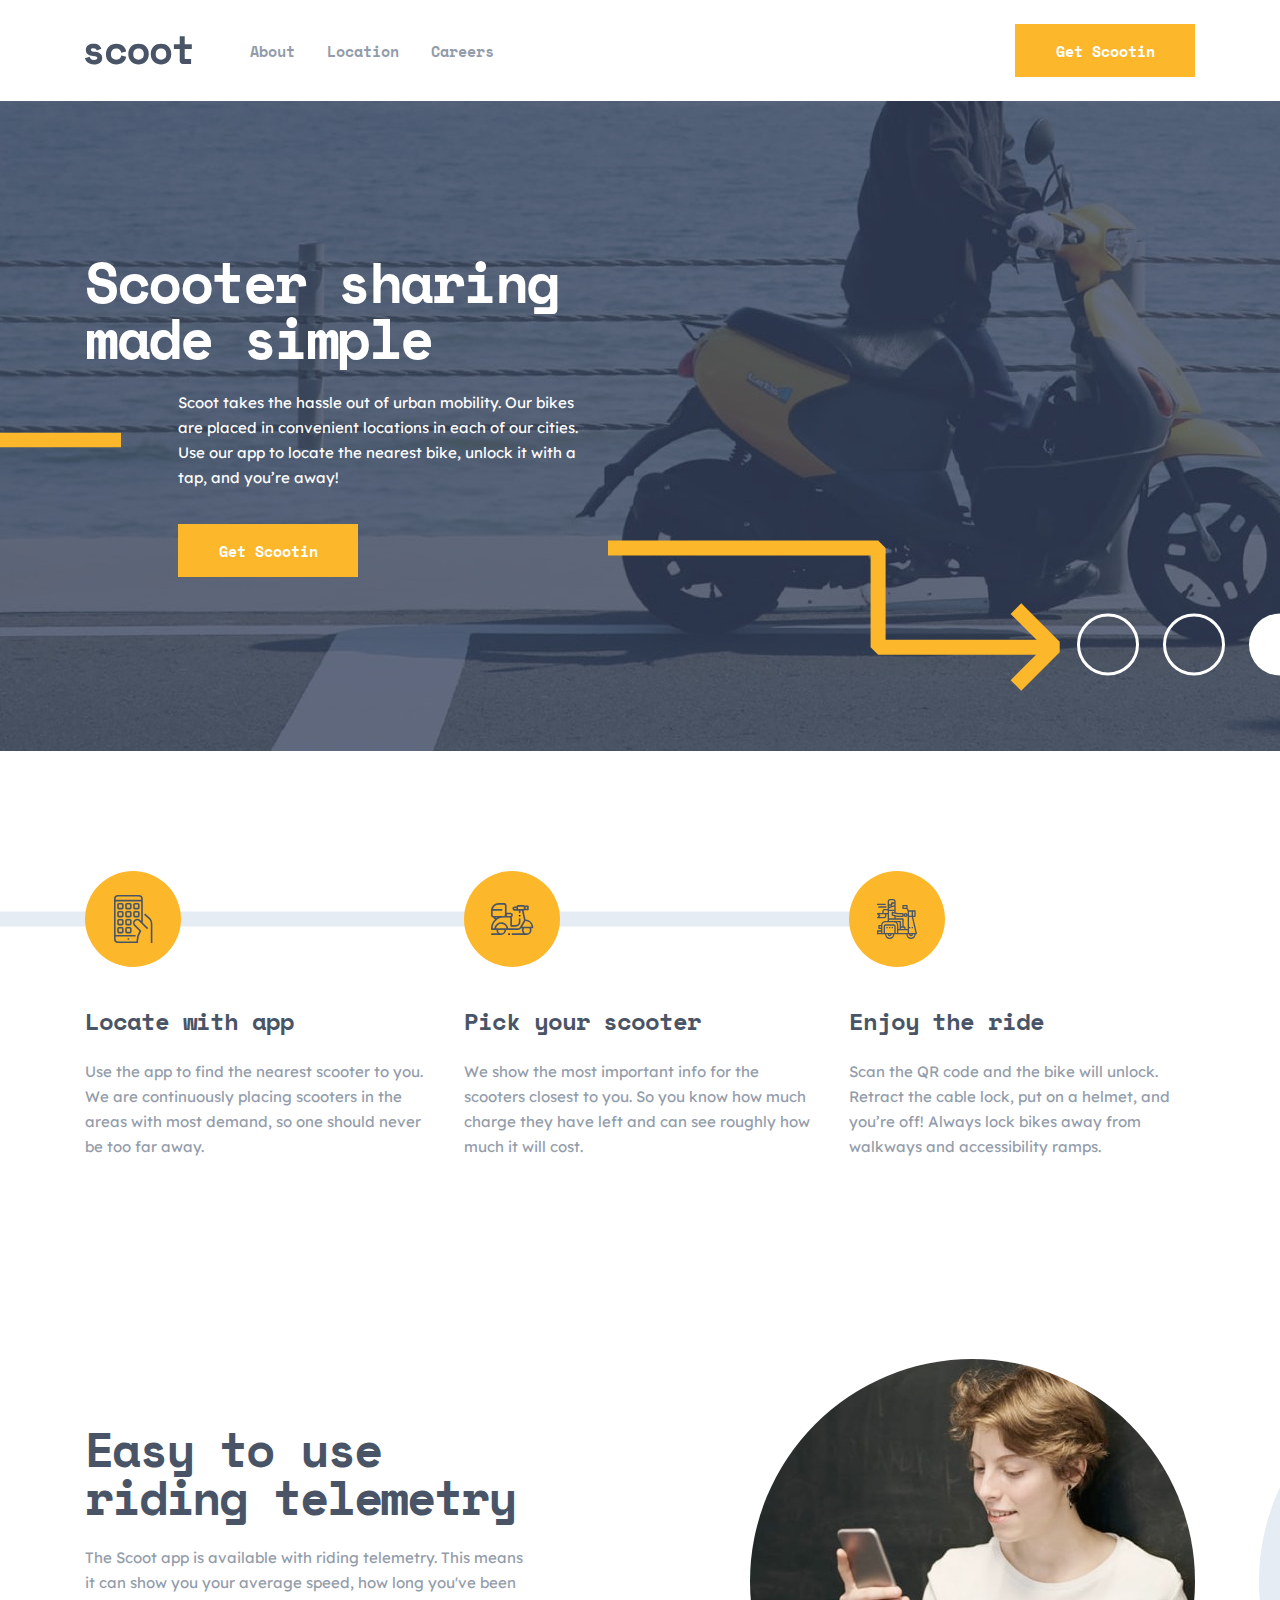
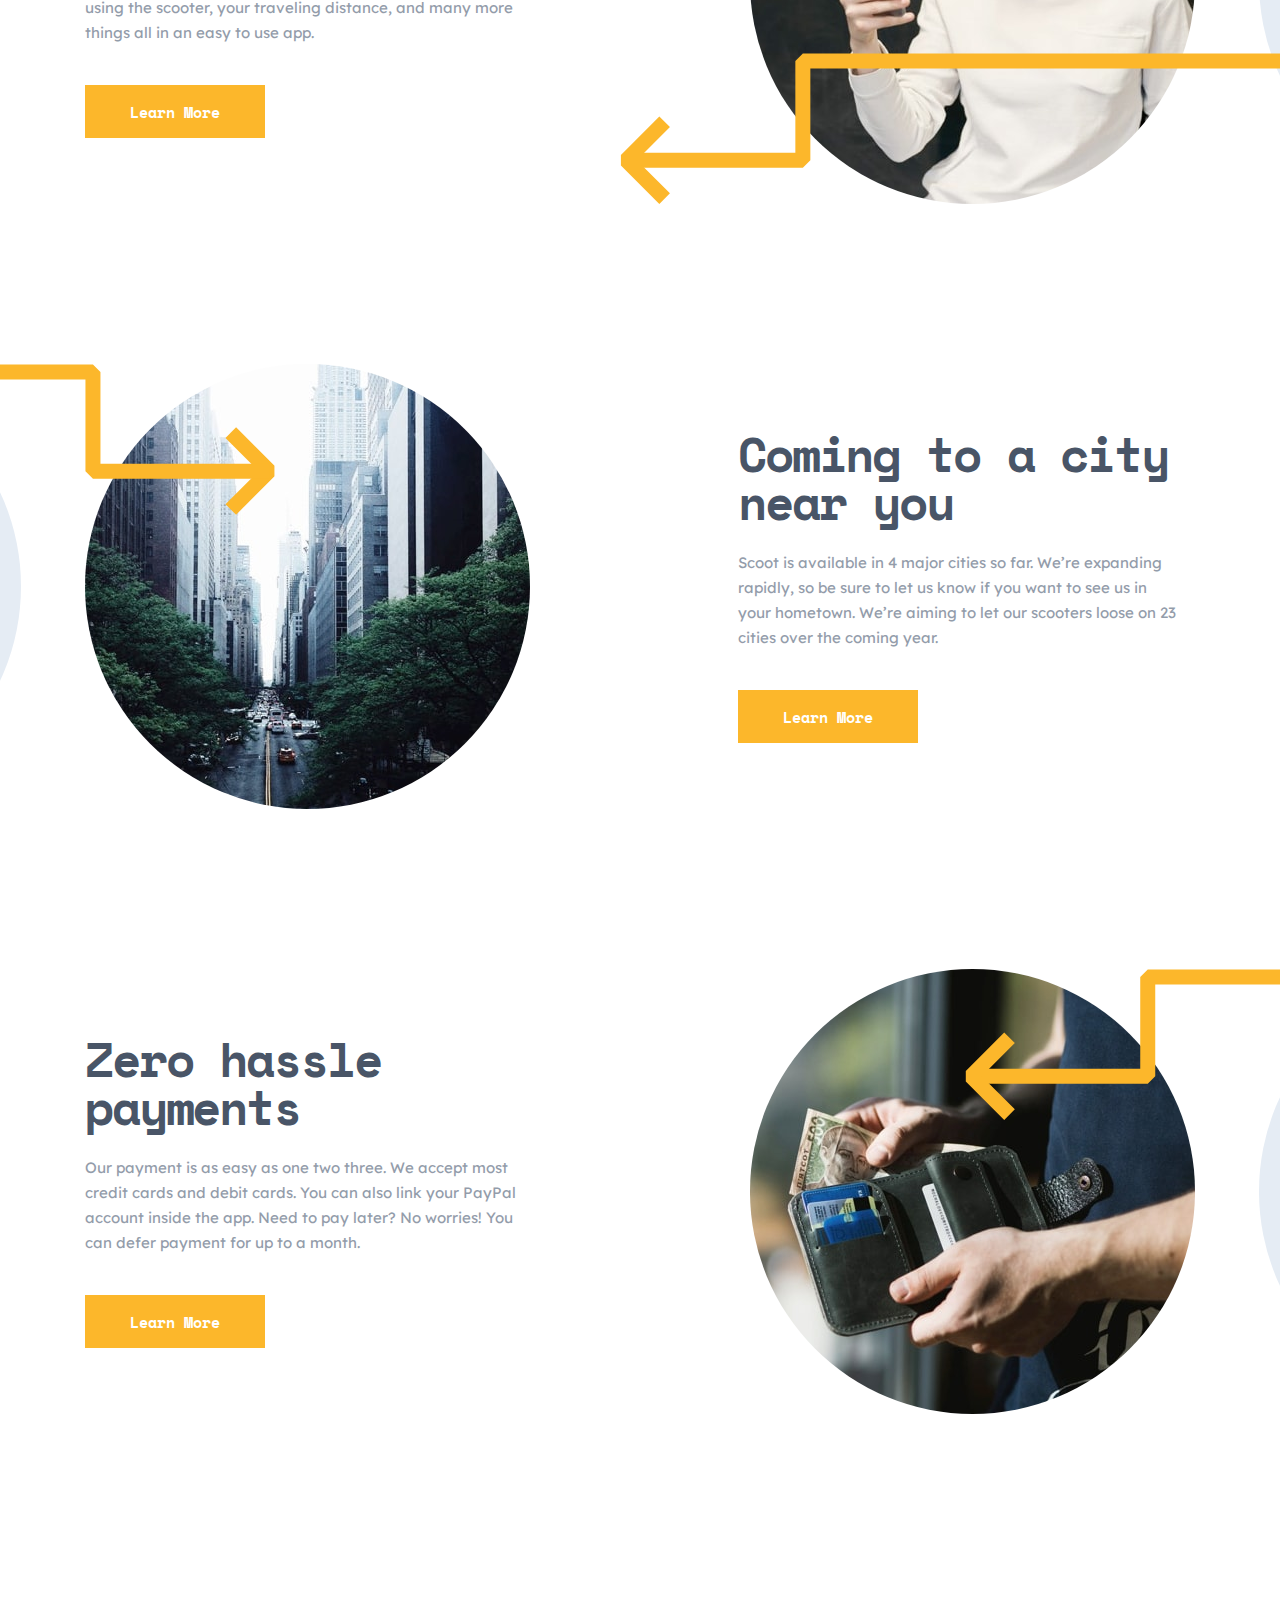
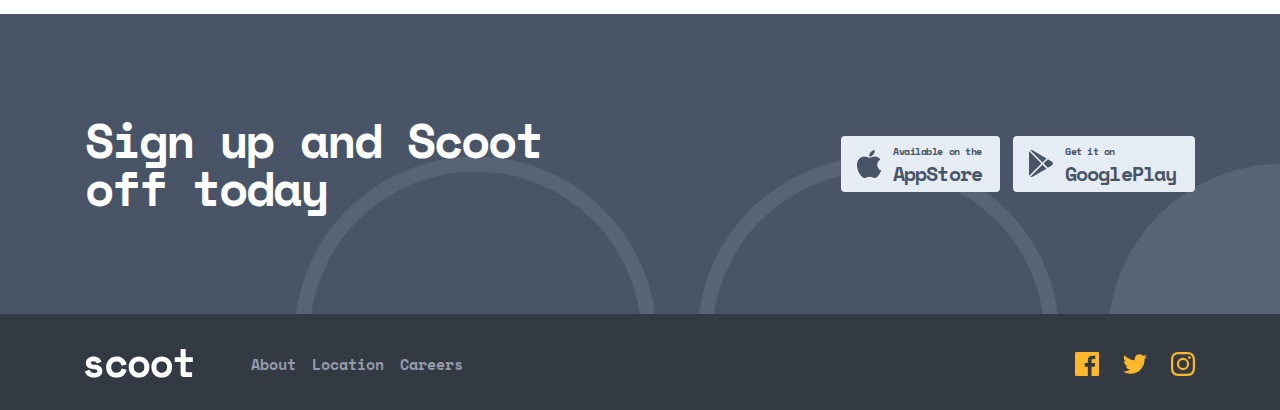
<file: src/index.html>
<!DOCTYPE html>
<html lang="en">
    <head>
        <meta charset="UTF-8" />
        <meta name="viewport" content="width=device-width, initial-scale=1.0" />
        <link rel="icon" type="svg" href="assets/icons/ride.svg" />
        <link rel="stylesheet" href="main.min.css" />
        <title>Scootin</title>
    </head>
    <body>
        <!-- ======================= HEADER =======================  -->
        <header>
            <nav class="nav container">
                <img src="./assets/icons/hamburger.svg" alt="hamburger" class="nav__menu--open" />
                <img src="./assets/icons/close.svg" alt="close" class="nav__menu--close" />

                <a href="index.html" class="nav__logo" alt="logo">
                    <svg viewbox="0 0 108 29" xmlns="http://www.w3.org/2000/svg" width="108" height="29">
                        <path
                            fill="#495567"
                            d="M9.12 28.56c2.613 0 4.64-.587 6.08-1.76 1.44-1.173 2.16-2.747 2.16-4.72v-.24c0-1.787-.64-3.18-1.92-4.18-1.28-1-2.933-1.607-4.96-1.82-1.76-.187-2.973-.42-3.64-.7-.667-.28-1-.74-1-1.38 0-.453.213-.833.64-1.14.427-.307 1.067-.46 1.92-.46.933 0 1.693.207 2.28.62.587.413 1 .98 1.24 1.7l4.56-1.84a8.834 8.834 0 00-.92-1.74c-.4-.6-.92-1.147-1.56-1.64-.64-.493-1.42-.893-2.34-1.2-.92-.307-2.007-.46-3.26-.46-.96 0-1.893.133-2.8.4a7.473 7.473 0 00-2.4 1.18 6.193 6.193 0 00-1.68 1.9c-.427.747-.64 1.613-.64 2.6v.24c0 1.893.66 3.327 1.98 4.3 1.32.973 3.1 1.553 5.34 1.74.827.08 1.513.187 2.06.32.547.133.98.3 1.3.5.32.2.54.413.66.64.12.227.18.473.18.74 0 .453-.233.873-.7 1.26-.467.387-1.327.58-2.58.58-1.413 0-2.46-.32-3.14-.96-.68-.64-1.127-1.387-1.34-2.24L0 22.32c.133.693.393 1.407.78 2.14.387.733.94 1.4 1.66 2 .72.6 1.627 1.1 2.72 1.5 1.093.4 2.413.6 3.96.6zm22.454 0c2.827 0 5.087-.72 6.78-2.16 1.694-1.44 2.767-3.333 3.22-5.68l-4.96-1.24c-.24 1.307-.766 2.347-1.58 3.12-.813.773-1.993 1.16-3.54 1.16-.72 0-1.4-.113-2.04-.34a4.704 4.704 0 01-1.68-1.02c-.48-.453-.86-1.02-1.14-1.7-.28-.68-.42-1.46-.42-2.34v-.24c0-.88.14-1.673.42-2.38.28-.707.66-1.307 1.14-1.8a5.005 5.005 0 011.68-1.14 5.25 5.25 0 012.04-.4c1.547 0 2.747.427 3.6 1.28.854.853 1.36 1.867 1.52 3.04l4.96-1.28c-.453-2.347-1.54-4.24-3.26-5.68-1.72-1.44-3.966-2.16-6.74-2.16-1.44 0-2.793.24-4.06.72a9.726 9.726 0 00-3.32 2.08c-.946.907-1.686 2-2.22 3.28-.533 1.28-.8 2.72-.8 4.32v.48c0 1.6.267 3.027.8 4.28.534 1.253 1.267 2.307 2.2 3.16.934.853 2.034 1.507 3.3 1.96 1.267.453 2.634.68 4.1.68zm22.455 0c1.36 0 2.66-.227 3.9-.68a9.997 9.997 0 003.3-1.98c.96-.867 1.72-1.933 2.28-3.2.56-1.267.84-2.727.84-4.38v-.48c0-1.627-.28-3.073-.84-4.34-.56-1.267-1.32-2.34-2.28-3.22a9.827 9.827 0 00-3.3-2c-1.24-.453-2.54-.68-3.9-.68-1.36 0-2.66.227-3.9.68a9.827 9.827 0 00-3.3 2c-.96.88-1.72 1.953-2.28 3.22-.56 1.267-.84 2.713-.84 4.34v.48c0 1.653.28 3.113.84 4.38.56 1.267 1.32 2.333 2.28 3.2a9.997 9.997 0 003.3 1.98c1.24.453 2.54.68 3.9.68zm0-4.8c-.72 0-1.4-.12-2.04-.36-.64-.24-1.2-.587-1.68-1.04a4.911 4.911 0 01-1.14-1.66c-.28-.653-.42-1.393-.42-2.22v-.8c0-.827.14-1.567.42-2.22.28-.653.66-1.207 1.14-1.66.48-.453 1.04-.8 1.68-1.04.64-.24 1.32-.36 2.04-.36s1.4.12 2.04.36c.64.24 1.2.587 1.68 1.04.48.453.86 1.007 1.14 1.66.28.653.42 1.393.42 2.22v.8c0 .827-.14 1.567-.42 2.22a4.911 4.911 0 01-1.14 1.66c-.48.453-1.04.8-1.68 1.04-.64.24-1.32.36-2.04.36zm22.694 4.8c1.36 0 2.66-.227 3.9-.68a9.997 9.997 0 003.3-1.98c.96-.867 1.72-1.933 2.28-3.2.56-1.267.84-2.727.84-4.38v-.48c0-1.627-.28-3.073-.84-4.34-.56-1.267-1.32-2.34-2.28-3.22a9.827 9.827 0 00-3.3-2c-1.24-.453-2.54-.68-3.9-.68-1.36 0-2.66.227-3.9.68a9.827 9.827 0 00-3.3 2c-.96.88-1.72 1.953-2.28 3.22-.56 1.267-.84 2.713-.84 4.34v.48c0 1.653.28 3.113.84 4.38.56 1.267 1.32 2.333 2.28 3.2a9.997 9.997 0 003.3 1.98c1.24.453 2.54.68 3.9.68zm0-4.8c-.72 0-1.4-.12-2.04-.36-.64-.24-1.2-.587-1.68-1.04a4.911 4.911 0 01-1.14-1.66c-.28-.653-.42-1.393-.42-2.22v-.8c0-.827.14-1.567.42-2.22.28-.653.66-1.207 1.14-1.66.48-.453 1.04-.8 1.68-1.04.64-.24 1.32-.36 2.04-.36s1.4.12 2.04.36c.64.24 1.2.587 1.68 1.04.48.453.86 1.007 1.14 1.66.28.653.42 1.393.42 2.22v.8c0 .827-.14 1.567-.42 2.22a4.911 4.911 0 01-1.14 1.66c-.48.453-1.04.8-1.68 1.04-.64.24-1.32.36-2.04.36zM107.097 28v-4.8h-5.36c-.72 0-1.08-.4-1.08-1.2v-9.04h7.16v-4.8h-7.16V0h-5.04v8.16h-5.88v4.8h5.88v11.92c0 .907.287 1.653.86 2.24.573.587 1.313.88 2.22.88h8.4z"
                        />
                    </svg>
                </a>

                <div class="nav__desktop-nav">
                    <ul class="nav__desktop-list">
                        <a href="about.html" class="nav__desktop-nav-link">About</a>
                        <a href="locations.html" class="nav__desktop-nav-link">Location</a>
                        <a href="careers.html" class="nav__desktop-nav-link">Careers</a>
                    </ul>

                    <a href="#app-download" class="btn">Get Scootin</a>
                </div>

                <div class="nav__menu">
                    <ul class="nav__list">
                        <li class="nav__item">
                            <a href="about.html" class="nav__link">About</a>
                        </li>
                        <li class="nav__item">
                            <a href="locations.html" class="nav__link">Location</a>
                        </li>
                        <li class="nav__item">
                            <a href="careers.html" class="nav__link">Careers</a>
                        </li>
                    </ul>

                    <a href="#app-download" class="btn">Get Scootin</a>
                </div>
            </nav>
        </header>

        <!-- ======================= MAIN =======================  -->
        <main>
            <!-- ======================= HERO =======================  -->
            <section class="hero">
                <div class="container">
                    <div class="hero__content">
                        <h1 class="hero__title">Scooter sharing made simple</h1>
                        <p class="hero__description">
                            Scoot takes the hassle out of urban mobility. Our bikes are placed in convenient
                            locations in each of our cities. Use our app to locate the nearest bike, unlock it
                            with a tap, and you’re away!
                            <!-- svg-patterns -->
                            <svg
                                class="hero__pattern-line absolute"
                                xmlns="http://www.w3.org/2000/svg"
                                width="203"
                                height="15"
                            >
                                <path fill="none" stroke="#FCB72B" stroke-width="15" d="M203 7.5H.5" />
                            </svg>
                        </p>
                        <a href="#app-download" class="btn">Get Scootin</a>
                    </div>

                    <!-- svg-patterns -->
                    <svg
                        class="hero__pattern-right-arrow absolute"
                        xmlns="http://www.w3.org/2000/svg"
                        width="452"
                        height="151"
                    >
                        <g
                            fill="none"
                            fill-rule="evenodd"
                            stroke="#FCB72B"
                            stroke-linejoin="bevel"
                            stroke-width="15"
                        >
                            <path d="M407.952 145.444l38.426-38.426-38.426-38.426" />
                            <path d="M0 8h270.115v99.369h176.263" />
                        </g>
                    </svg>
                    <svg
                        class="hero__pattern-circles absolute"
                        xmlns="http://www.w3.org/2000/svg"
                        width="234"
                        height="63"
                    >
                        <g fill="none" fill-rule="evenodd">
                            <circle cx="31" cy="31.5" r="29.5" stroke="#FFF" stroke-width="3" />
                            <circle cx="117" cy="31.5" r="29.5" stroke="#FFF" stroke-width="3" />
                            <circle cx="203" cy="31.5" r="31" fill="#FFF" />
                        </g>
                    </svg>
                </div>
            </section>

            <!-- ======================= procedure =======================  -->
            <section class="procedure">
                <div class="procedure__container container">
                    <div class="procedure__content">
                        <img src="assets/icons/locate.svg" alt="locate icon" class="procedure__img" />

                        <div class="procedure__info">
                            <h4 class="procedure__title">Locate with app</h4>
                            <p class="procedure__description">
                                Use the app to find the nearest scooter to you. We are continuously placing
                                scooters in the areas with most demand, so one should never be too far away.
                            </p>
                        </div>
                    </div>

                    <div class="procedure__content">
                        <img src="assets/icons/scooter.svg" alt="scooter icon" class="procedure__img" />

                        <div class="procedure__info">
                            <h4 class="procedure__title">Pick your scooter</h4>
                            <p class="procedure__description">
                                We show the most important info for the scooters closest to you. So you know
                                how much charge they have left and can see roughly how much it will cost.
                            </p>
                        </div>
                    </div>

                    <div class="procedure__content">
                        <div class="pattern-holder">
                            <span class="procedure__grey-line-pattern absolute"></span>
                            <img
                                src="assets/icons/ride.svg"
                                alt="riding scooter icon"
                                class="procedure__img"
                            />
                        </div>

                        <div class="procedure__info">
                            <h4 class="procedure__title">Enjoy the ride</h4>
                            <p class="procedure__description">
                                Scan the QR code and the bike will unlock. Retract the cable lock, put on a
                                helmet, and you’re off! Always lock bikes away from walkways and accessibility
                                ramps.
                            </p>
                        </div>
                    </div>
                </div>
            </section>

            <!-- ======================= Learn-more =======================  -->
            <section class="learn-more">
                <div class="learn-more__container container">
                    <div class="block">
                        <div class="block__img-container">
                            <img
                                src="assets/images/telemetry.jpg"
                                alt="a woman's holding a phone"
                                class="block__img"
                            />
                            <svg
                                class="block__circle"
                                alt="grey circle"
                                xmlns="http://www.w3.org/2000/svg"
                                width="445"
                                height="445"
                            >
                                <circle
                                    cx="302.5"
                                    cy="222.5"
                                    r="222.5"
                                    fill="#E5ECF4"
                                    fill-rule="evenodd"
                                    transform="translate(-80)"
                                />
                            </svg>
                            <svg
                                class="block__arrow"
                                alt="yellow arrow"
                                xmlns="http://www.w3.org/2000/svg"
                                width="741"
                                height="151"
                            >
                                <g
                                    fill="none"
                                    fill-rule="evenodd"
                                    stroke="#FCB72B"
                                    stroke-linejoin="bevel"
                                    stroke-width="15"
                                >
                                    <path d="M740.969 8H182.854v99.369H6.591" />
                                    <path d="M44.64 145.64L6.214 107.214 44.64 68.787" />
                                </g>
                            </svg>
                        </div>

                        <article class="block__article">
                            <h2 class="block__title">Easy to use riding telemetry</h2>
                            <p class="block__description">
                                The Scoot app is available with riding telemetry. This means it can show you
                                your average speed, how long you've been using the scooter, your traveling
                                distance, and many more things all in an easy to use app.
                            </p>

                            <a href="about.html" class="btn">Learn More</a>
                        </article>
                    </div>

                    <div class="block">
                        <div class="block__img-container">
                            <img
                                src="assets/images/near-you.jpg"
                                alt="a woman's holding a phone"
                                class="block__img"
                            />
                            <svg
                                class="block__circle"
                                alt="grey circle"
                                xmlns="http://www.w3.org/2000/svg"
                                width="445"
                                height="445"
                            >
                                <circle
                                    cx="302.5"
                                    cy="222.5"
                                    r="222.5"
                                    fill="#E5ECF4"
                                    fill-rule="evenodd"
                                    transform="translate(-80)"
                                />
                            </svg>
                            <svg
                                class="block__arrow"
                                alt="yellow arrow"
                                xmlns="http://www.w3.org/2000/svg"
                                width="452"
                                height="151"
                            >
                                <g
                                    fill="none"
                                    fill-rule="evenodd"
                                    stroke="#FCB72B"
                                    stroke-linejoin="bevel"
                                    stroke-width="15"
                                >
                                    <path d="M407.952 145.444l38.426-38.426-38.426-38.426" />
                                    <path d="M0 8h270.115v99.369h176.263" />
                                </g>
                            </svg>
                        </div>

                        <article class="block__article">
                            <h2 class="block__title">Coming to a city near you</h2>
                            <p class="block__description">
                                Scoot is available in 4 major cities so far. We’re expanding rapidly, so be
                                sure to let us know if you want to see us in your hometown. We’re aiming to
                                let our scooters loose on 23 cities over the coming year.
                            </p>

                            <a href="locations.html" class="btn">Learn More</a>
                        </article>
                    </div>

                    <div class="block">
                        <div class="block__img-container">
                            <img
                                src="assets/images/payments.jpg"
                                alt="a woman's holding a phone"
                                class="block__img"
                            />
                            <svg
                                class="block__circle"
                                alt="grey circle"
                                xmlns="http://www.w3.org/2000/svg"
                                width="445"
                                height="445"
                            >
                                <circle
                                    cx="302.5"
                                    cy="222.5"
                                    r="222.5"
                                    fill="#E5ECF4"
                                    fill-rule="evenodd"
                                    transform="translate(-80)"
                                />
                            </svg>
                            <svg
                                class="block__arrow"
                                alt="yellow arrow"
                                xmlns="http://www.w3.org/2000/svg"
                                width="741"
                                height="151"
                            >
                                <g
                                    fill="none"
                                    fill-rule="evenodd"
                                    stroke="#FCB72B"
                                    stroke-linejoin="bevel"
                                    stroke-width="15"
                                >
                                    <path d="M740.969 8H182.854v99.369H6.591" />
                                    <path d="M44.64 145.64L6.214 107.214 44.64 68.787" />
                                </g>
                            </svg>
                        </div>

                        <article class="block__article">
                            <h2 class="block__title">Zero hassle payments</h2>
                            <p class="block__description">
                                Our payment is as easy as one two three. We accept most credit cards and debit
                                cards. You can also link your PayPal account inside the app. Need to pay
                                later? No worries! You can defer payment for up to a month.
                            </p>

                            <a href="about.html" class="btn">Learn More</a>
                        </article>
                    </div>
                </div>
            </section>

            <!-- ======================= App-download =======================  -->
            <section class="app-download" id="app-download">
                <svg
                    class="app-download__circles"
                    xmlns="http://www.w3.org/2000/svg"
                    width="1158"
                    height="158"
                >
                    <g fill="none" fill-rule="evenodd" opacity=".1" transform="matrix(-1 0 0 1 1159 8)">
                        <circle cx="173.5" cy="173.5" r="173.5" fill="#E5ECF4" />
                        <circle cx="576.5" cy="173.5" r="173.5" stroke="#E5ECF4" stroke-width="15" />
                        <circle cx="979.5" cy="173.5" r="173.5" stroke="#E5ECF4" stroke-width="15" />
                    </g>
                </svg>

                <div class="app-download__container container">
                    <h2 class="app-download__title">Sign up and Scoot off today</h2>

                    <div class="app-download__download-methods">
                        <svg
                            class="app-download__appstore"
                            viewbox="0 0 159 56"
                            alt="apps tore"
                            xmlns="http://www.w3.org/2000/svg"
                            width="159"
                            height="56"
                        >
                            <g fill="none" fill-rule="evenodd">
                                <rect width="159" height="56" fill="#E5ECF4" rx="4" />
                                <g fill="#495567" font-family="SpaceMono-Bold, Space Mono" font-weight="bold">
                                    <text font-size="20" letter-spacing="-.893" transform="translate(52 8)">
                                        <tspan x="0" y="37">AppStore</tspan>
                                    </text>
                                    <text font-size="10" letter-spacing="-.446" transform="translate(52 8)">
                                        <tspan x="0" y="11">Available on the</tspan>
                                    </text>
                                </g>
                                <path
                                    fill="#495567"
                                    fill-rule="nonzero"
                                    d="M34.017 20.533c1.93 0 3.973 1.044 5.428 2.843-4.768 2.594-3.996 9.352.822 11.162-.663 1.457-.98 2.107-1.835 3.398-1.191 1.8-2.869 4.045-4.952 4.06-1.848.02-2.324-1.194-4.833-1.18-2.509.012-3.03 1.201-4.883 1.184-2.08-.018-3.672-2.043-4.863-3.843-3.33-5.033-3.681-10.941-1.627-14.084 1.462-2.231 3.766-3.536 5.93-3.536 2.204 0 3.591 1.2 5.416 1.2 1.77 0 2.848-1.204 5.397-1.204zM33.683 14c.243 1.649-.428 3.264-1.316 4.406-.948 1.226-2.586 2.175-4.17 2.126-.29-1.58.452-3.205 1.353-4.3.988-1.206 2.683-2.132 4.133-2.232z"
                                />
                            </g>
                        </svg>

                        <svg
                            class="app-download__googleplay"
                            viewbox="0 0 182 56"
                            alt="google play"
                            xmlns="http://www.w3.org/2000/svg"
                            width="182"
                            height="56"
                        >
                            <g fill="none" fill-rule="evenodd">
                                <rect width="182" height="56" fill="#E5ECF4" rx="4" />
                                <g fill="#495567" font-family="SpaceMono-Bold, Space Mono" font-weight="bold">
                                    <text font-size="20" letter-spacing="-.893" transform="translate(52 8)">
                                        <tspan x="0" y="37">GooglePlay</tspan>
                                    </text>
                                    <text font-size="10" letter-spacing="-.446" transform="translate(52 8)">
                                        <tspan x="0" y="11">Get it on</tspan>
                                    </text>
                                </g>
                                <path
                                    fill="#495567"
                                    fill-rule="nonzero"
                                    d="M19.605 14.345a2.348 2.348 0 00-2.253-.108l12.152 12.178 3.973-3.992-13.872-8.078zm-3.37 1.02A2.476 2.476 0 0016 16.42v22.276c0 .373.083.729.238 1.047l12.147-12.205-12.15-12.175zm13.27 13.297l-12.132 12.19c.322.149.665.214 1.007.214.422 0 .844-.101 1.225-.33l13.875-8.09-3.974-3.984zM38.76 25.5a.221.221 0 00-.014-.01l-3.852-2.242-4.27 4.29 4.273 4.28 3.863-2.252a2.362 2.362 0 001.144-2.033A2.36 2.36 0 0038.76 25.5z"
                                />
                            </g>
                        </svg>
                    </div>
                </div>
            </section>
        </main>

        <!-- ======================= Footer =======================  -->
        <footer class="footer">
            <div class="footer__container container">
                <a href="index.html" class="footer__logo">
                    <svg viewbox="0 0 108 29" xmlns="http://www.w3.org/2000/svg" width="108" height="29">
                        <path
                            fill="#ffffff"
                            d="M9.12 28.56c2.613 0 4.64-.587 6.08-1.76 1.44-1.173 2.16-2.747 2.16-4.72v-.24c0-1.787-.64-3.18-1.92-4.18-1.28-1-2.933-1.607-4.96-1.82-1.76-.187-2.973-.42-3.64-.7-.667-.28-1-.74-1-1.38 0-.453.213-.833.64-1.14.427-.307 1.067-.46 1.92-.46.933 0 1.693.207 2.28.62.587.413 1 .98 1.24 1.7l4.56-1.84a8.834 8.834 0 00-.92-1.74c-.4-.6-.92-1.147-1.56-1.64-.64-.493-1.42-.893-2.34-1.2-.92-.307-2.007-.46-3.26-.46-.96 0-1.893.133-2.8.4a7.473 7.473 0 00-2.4 1.18 6.193 6.193 0 00-1.68 1.9c-.427.747-.64 1.613-.64 2.6v.24c0 1.893.66 3.327 1.98 4.3 1.32.973 3.1 1.553 5.34 1.74.827.08 1.513.187 2.06.32.547.133.98.3 1.3.5.32.2.54.413.66.64.12.227.18.473.18.74 0 .453-.233.873-.7 1.26-.467.387-1.327.58-2.58.58-1.413 0-2.46-.32-3.14-.96-.68-.64-1.127-1.387-1.34-2.24L0 22.32c.133.693.393 1.407.78 2.14.387.733.94 1.4 1.66 2 .72.6 1.627 1.1 2.72 1.5 1.093.4 2.413.6 3.96.6zm22.454 0c2.827 0 5.087-.72 6.78-2.16 1.694-1.44 2.767-3.333 3.22-5.68l-4.96-1.24c-.24 1.307-.766 2.347-1.58 3.12-.813.773-1.993 1.16-3.54 1.16-.72 0-1.4-.113-2.04-.34a4.704 4.704 0 01-1.68-1.02c-.48-.453-.86-1.02-1.14-1.7-.28-.68-.42-1.46-.42-2.34v-.24c0-.88.14-1.673.42-2.38.28-.707.66-1.307 1.14-1.8a5.005 5.005 0 011.68-1.14 5.25 5.25 0 012.04-.4c1.547 0 2.747.427 3.6 1.28.854.853 1.36 1.867 1.52 3.04l4.96-1.28c-.453-2.347-1.54-4.24-3.26-5.68-1.72-1.44-3.966-2.16-6.74-2.16-1.44 0-2.793.24-4.06.72a9.726 9.726 0 00-3.32 2.08c-.946.907-1.686 2-2.22 3.28-.533 1.28-.8 2.72-.8 4.32v.48c0 1.6.267 3.027.8 4.28.534 1.253 1.267 2.307 2.2 3.16.934.853 2.034 1.507 3.3 1.96 1.267.453 2.634.68 4.1.68zm22.455 0c1.36 0 2.66-.227 3.9-.68a9.997 9.997 0 003.3-1.98c.96-.867 1.72-1.933 2.28-3.2.56-1.267.84-2.727.84-4.38v-.48c0-1.627-.28-3.073-.84-4.34-.56-1.267-1.32-2.34-2.28-3.22a9.827 9.827 0 00-3.3-2c-1.24-.453-2.54-.68-3.9-.68-1.36 0-2.66.227-3.9.68a9.827 9.827 0 00-3.3 2c-.96.88-1.72 1.953-2.28 3.22-.56 1.267-.84 2.713-.84 4.34v.48c0 1.653.28 3.113.84 4.38.56 1.267 1.32 2.333 2.28 3.2a9.997 9.997 0 003.3 1.98c1.24.453 2.54.68 3.9.68zm0-4.8c-.72 0-1.4-.12-2.04-.36-.64-.24-1.2-.587-1.68-1.04a4.911 4.911 0 01-1.14-1.66c-.28-.653-.42-1.393-.42-2.22v-.8c0-.827.14-1.567.42-2.22.28-.653.66-1.207 1.14-1.66.48-.453 1.04-.8 1.68-1.04.64-.24 1.32-.36 2.04-.36s1.4.12 2.04.36c.64.24 1.2.587 1.68 1.04.48.453.86 1.007 1.14 1.66.28.653.42 1.393.42 2.22v.8c0 .827-.14 1.567-.42 2.22a4.911 4.911 0 01-1.14 1.66c-.48.453-1.04.8-1.68 1.04-.64.24-1.32.36-2.04.36zm22.694 4.8c1.36 0 2.66-.227 3.9-.68a9.997 9.997 0 003.3-1.98c.96-.867 1.72-1.933 2.28-3.2.56-1.267.84-2.727.84-4.38v-.48c0-1.627-.28-3.073-.84-4.34-.56-1.267-1.32-2.34-2.28-3.22a9.827 9.827 0 00-3.3-2c-1.24-.453-2.54-.68-3.9-.68-1.36 0-2.66.227-3.9.68a9.827 9.827 0 00-3.3 2c-.96.88-1.72 1.953-2.28 3.22-.56 1.267-.84 2.713-.84 4.34v.48c0 1.653.28 3.113.84 4.38.56 1.267 1.32 2.333 2.28 3.2a9.997 9.997 0 003.3 1.98c1.24.453 2.54.68 3.9.68zm0-4.8c-.72 0-1.4-.12-2.04-.36-.64-.24-1.2-.587-1.68-1.04a4.911 4.911 0 01-1.14-1.66c-.28-.653-.42-1.393-.42-2.22v-.8c0-.827.14-1.567.42-2.22.28-.653.66-1.207 1.14-1.66.48-.453 1.04-.8 1.68-1.04.64-.24 1.32-.36 2.04-.36s1.4.12 2.04.36c.64.24 1.2.587 1.68 1.04.48.453.86 1.007 1.14 1.66.28.653.42 1.393.42 2.22v.8c0 .827-.14 1.567-.42 2.22a4.911 4.911 0 01-1.14 1.66c-.48.453-1.04.8-1.68 1.04-.64.24-1.32.36-2.04.36zM107.097 28v-4.8h-5.36c-.72 0-1.08-.4-1.08-1.2v-9.04h7.16v-4.8h-7.16V0h-5.04v8.16h-5.88v4.8h5.88v11.92c0 .907.287 1.653.86 2.24.573.587 1.313.88 2.22.88h8.4z"
                        />
                    </svg>
                </a>

                <ul class="footer__nav-list">
                    <li><a href="about.html" class="footer__nav-link">About</a></li>
                    <li><a href="locations.html" class="footer__nav-link">Location</a></li>
                    <li><a href="careers.html" class="footer__nav-link">Careers</a></li>
                </ul>

                <div class="footer__social">
                    <a href="https://www.facebook.com/" class="footer__social-link" target="_blank">
                        <svg xmlns="http://www.w3.org/2000/svg" width="24" height="24">
                            <path
                                fill="#FCB72B"
                                d="M22.675 0H1.325C.593 0 0 .593 0 1.325v21.351C0 23.407.593 24 1.325 24H12.82v-9.294H9.692v-3.622h3.128V8.413c0-3.1 1.893-4.788 4.659-4.788 1.325 0 2.463.099 2.795.143v3.24l-1.918.001c-1.504 0-1.795.715-1.795 1.763v2.313h3.587l-.467 3.622h-3.12V24h6.116c.73 0 1.323-.593 1.323-1.325V1.325C24 .593 23.407 0 22.675 0z"
                            />
                        </svg>
                    </a>
                    <a href="https://www.twitter.com/" class="footer__social-link" target="_blank">
                        <svg xmlns="http://www.w3.org/2000/svg" width="24" height="20">
                            <path
                                fill="#FCB72B"
                                d="M24 2.557a9.83 9.83 0 01-2.828.775A4.932 4.932 0 0023.337.608a9.864 9.864 0 01-3.127 1.195A4.916 4.916 0 0016.616.248c-3.179 0-5.515 2.966-4.797 6.045A13.978 13.978 0 011.671 1.149a4.93 4.93 0 001.523 6.574 4.903 4.903 0 01-2.229-.616c-.054 2.281 1.581 4.415 3.949 4.89a4.935 4.935 0 01-2.224.084 4.928 4.928 0 004.6 3.419A9.9 9.9 0 010 17.54a13.94 13.94 0 007.548 2.212c9.142 0 14.307-7.721 13.995-14.646A10.025 10.025 0 0024 2.557z"
                            />
                        </svg>
                    </a>
                    <a href="https://www.instagram.com/" class="footer__social-link" target="_blank">
                        <svg xmlns="http://www.w3.org/2000/svg" width="24" height="24">
                            <path
                                fill="#FCB72B"
                                d="M12 2.163c3.204 0 3.584.012 4.85.07 3.252.148 4.771 1.691 4.919 4.919.058 1.265.069 1.645.069 4.849 0 3.205-.012 3.584-.069 4.849-.149 3.225-1.664 4.771-4.919 4.919-1.266.058-1.644.07-4.85.07-3.204 0-3.584-.012-4.849-.07-3.26-.149-4.771-1.699-4.919-4.92-.058-1.265-.07-1.644-.07-4.849 0-3.204.013-3.583.07-4.849.149-3.227 1.664-4.771 4.919-4.919 1.266-.057 1.645-.069 4.849-.069zM12 0C8.741 0 8.333.014 7.053.072 2.695.272.273 2.69.073 7.052.014 8.333 0 8.741 0 12c0 3.259.014 3.668.072 4.948.2 4.358 2.618 6.78 6.98 6.98C8.333 23.986 8.741 24 12 24c3.259 0 3.668-.014 4.948-.072 4.354-.2 6.782-2.618 6.979-6.98.059-1.28.073-1.689.073-4.948 0-3.259-.014-3.667-.072-4.947-.196-4.354-2.617-6.78-6.979-6.98C15.668.014 15.259 0 12 0zm0 5.838a6.162 6.162 0 100 12.324 6.162 6.162 0 000-12.324zM12 16a4 4 0 110-8 4 4 0 010 8zm6.406-11.845a1.44 1.44 0 100 2.881 1.44 1.44 0 000-2.881z"
                            />
                        </svg>
                    </a>
                </div>
            </div>
        </footer>

        <script src="main.js"></script>
    </body>
</html>
</file>
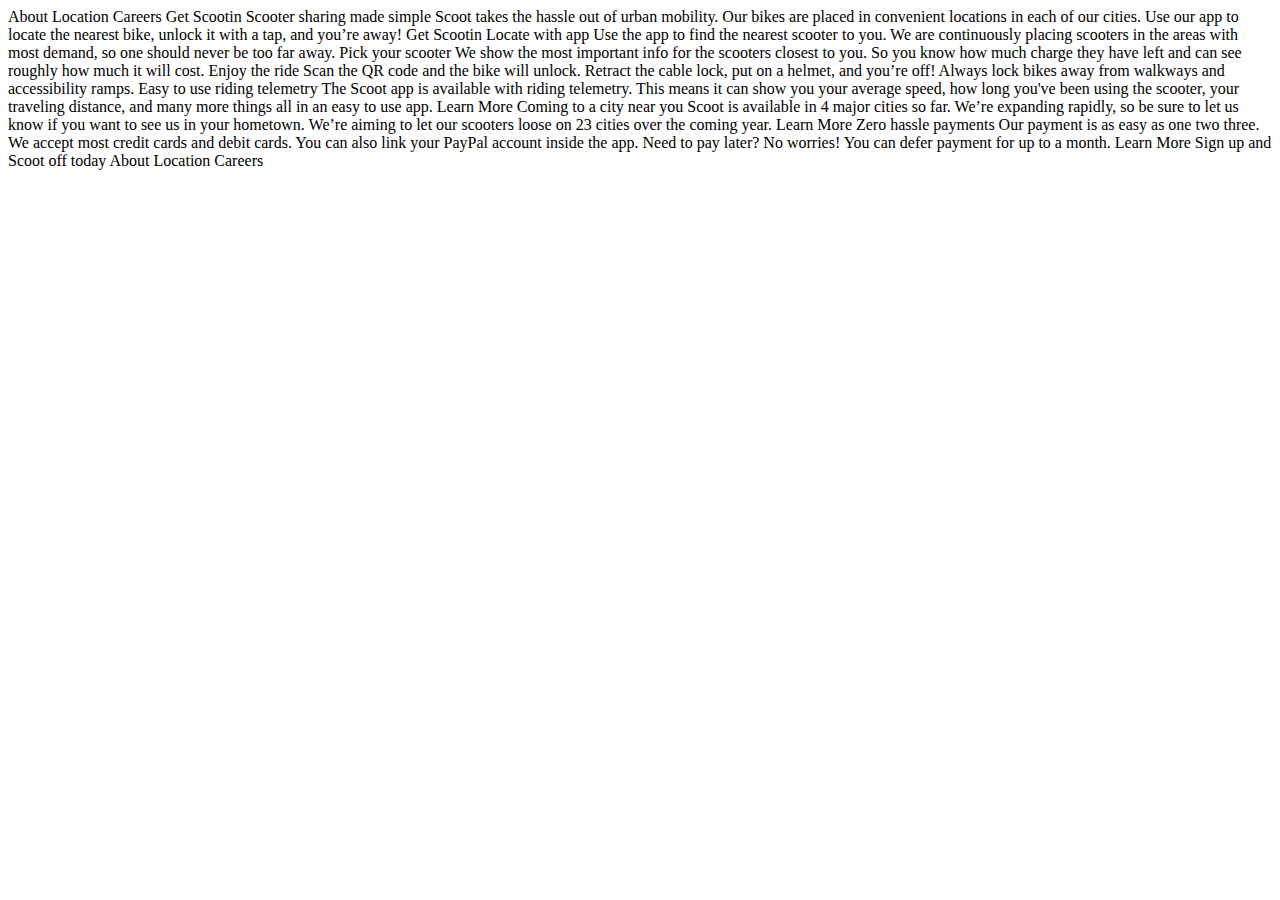
<file: starter-code/index.html>
<!DOCTYPE html>
<html lang="en">
<head>
  <meta charset="UTF-8">
  <meta name="viewport" content="width=device-width, initial-scale=1.0">

  <link rel="icon" type="image/png" sizes="32x32" href="./images/favicon-32x32.png">
  
  <title>Frontend Mentor | Scoot</title>
</head>
<body>

  About
  Location
  Careers

  Get Scootin



  Scooter sharing made simple

  Scoot takes the hassle out of urban mobility. Our bikes are placed in convenient 
  locations in each of our cities. Use our app to locate the nearest bike, unlock 
  it with a tap, and you’re away!

  Get Scootin



  Locate with app

  Use the app to find the nearest scooter to you. We are continuously placing scooters 
  in the areas with most demand, so one should never be too far away. 

  Pick your scooter

  We show the most important info for the scooters closest to you. So you know how much 
  charge they have left and can see roughly how much it will cost.

  Enjoy the ride

  Scan the QR code and the bike will unlock. Retract the cable lock, put on a helmet, 
  and you’re off! Always lock bikes away from walkways and accessibility ramps.



  Easy to use riding telemetry

  The Scoot app is available with riding telemetry. This means it can show you your 
  average speed, how long you've been using the scooter, your traveling distance, 
  and many more things all in an easy to use app.

  Learn More

  Coming to a city near you

  Scoot is available in 4 major cities so far. We’re expanding rapidly, so be sure 
  to let us know if you want to see us in your hometown. We’re aiming to let our 
  scooters loose on 23 cities over the coming year.

  Learn More

  Zero hassle payments

  Our payment is as easy as one two three. We accept most credit cards and debit cards. 
  You can also link your PayPal account inside the app. Need to pay later? No worries! 
  You can defer payment for up to a month.

  Learn More



  Sign up and Scoot off today



  About
  Location
  Careers

</body>
</html>
</file>
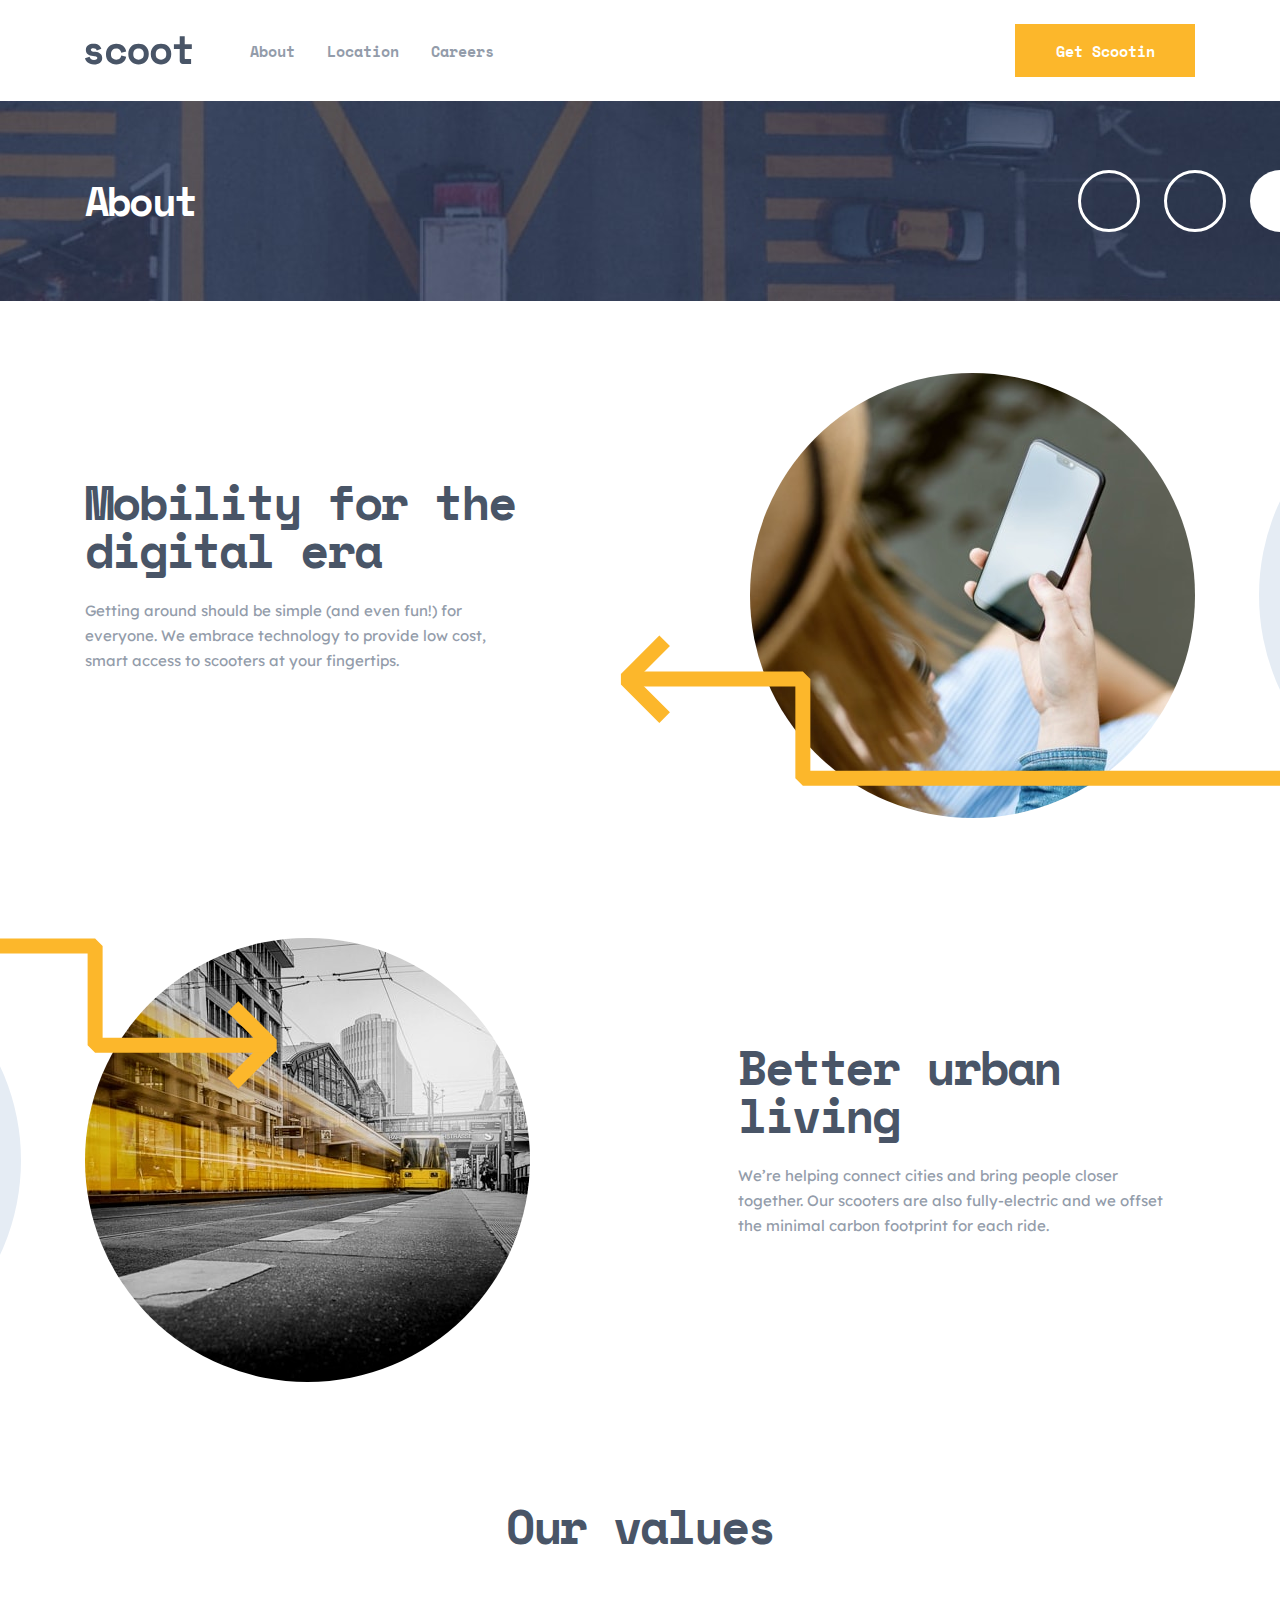
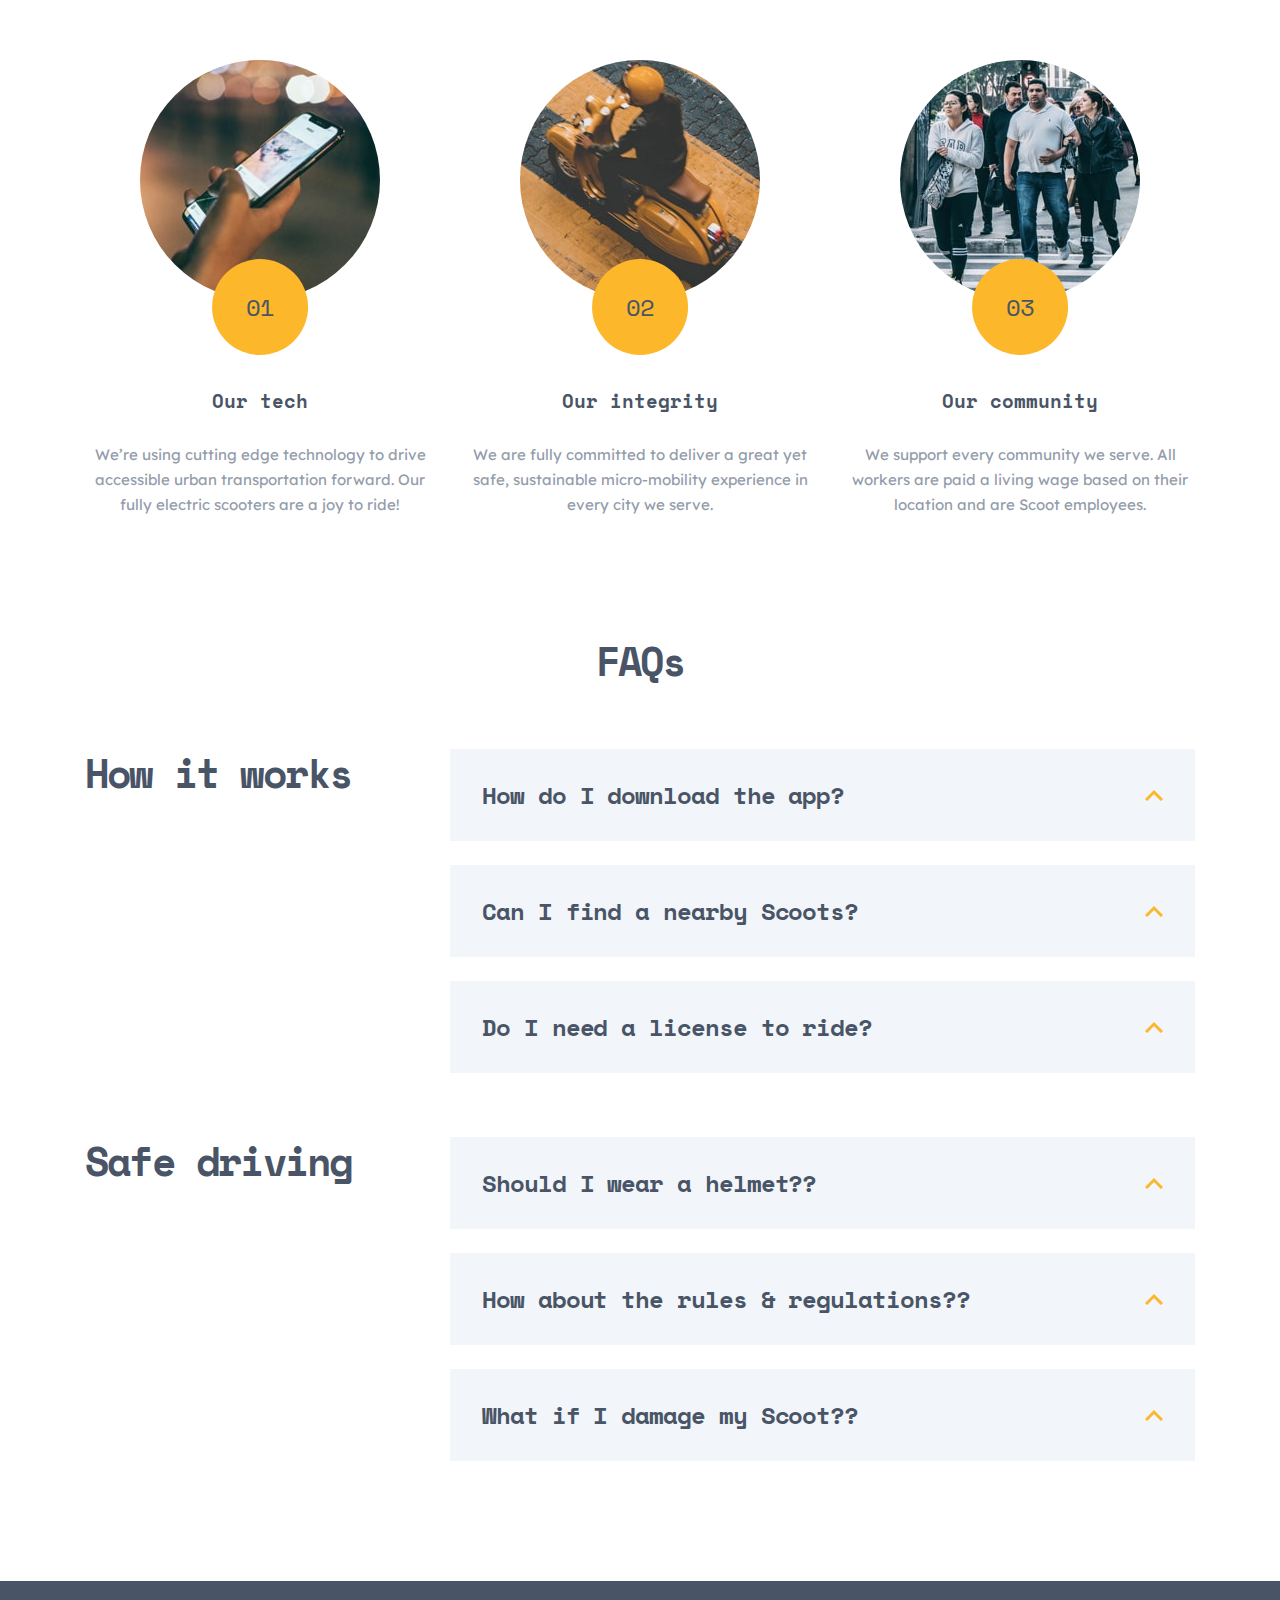
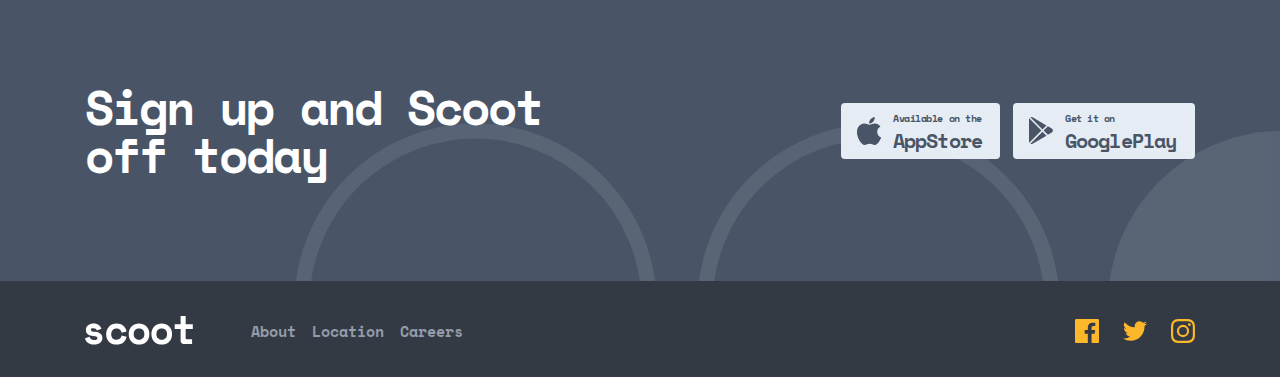
<file: src/about.html>
<!DOCTYPE html>
<html lang="en">
    <head>
        <meta charset="UTF-8" />
        <meta name="viewport" content="width=device-width, initial-scale=1.0" />
        <link rel="icon" type="svg" href="assets/icons/ride.svg" />
        <link rel="stylesheet" href="main.min.css" />
        <title>Scootin</title>
    </head>
    <body>
        <!-- ======================= HEADER =======================  -->
        <header>
            <nav class="nav container">
                <img src="./assets/icons/hamburger.svg" alt="hamburger" class="nav__menu--open" />
                <img src="./assets/icons/close.svg" alt="close" class="nav__menu--close" />

                <a href="index.html" class="nav__logo" alt="logo">
                    <svg viewbox="0 0 108 29" xmlns="http://www.w3.org/2000/svg" width="108" height="29">
                        <path
                            fill="#495567"
                            d="M9.12 28.56c2.613 0 4.64-.587 6.08-1.76 1.44-1.173 2.16-2.747 2.16-4.72v-.24c0-1.787-.64-3.18-1.92-4.18-1.28-1-2.933-1.607-4.96-1.82-1.76-.187-2.973-.42-3.64-.7-.667-.28-1-.74-1-1.38 0-.453.213-.833.64-1.14.427-.307 1.067-.46 1.92-.46.933 0 1.693.207 2.28.62.587.413 1 .98 1.24 1.7l4.56-1.84a8.834 8.834 0 00-.92-1.74c-.4-.6-.92-1.147-1.56-1.64-.64-.493-1.42-.893-2.34-1.2-.92-.307-2.007-.46-3.26-.46-.96 0-1.893.133-2.8.4a7.473 7.473 0 00-2.4 1.18 6.193 6.193 0 00-1.68 1.9c-.427.747-.64 1.613-.64 2.6v.24c0 1.893.66 3.327 1.98 4.3 1.32.973 3.1 1.553 5.34 1.74.827.08 1.513.187 2.06.32.547.133.98.3 1.3.5.32.2.54.413.66.64.12.227.18.473.18.74 0 .453-.233.873-.7 1.26-.467.387-1.327.58-2.58.58-1.413 0-2.46-.32-3.14-.96-.68-.64-1.127-1.387-1.34-2.24L0 22.32c.133.693.393 1.407.78 2.14.387.733.94 1.4 1.66 2 .72.6 1.627 1.1 2.72 1.5 1.093.4 2.413.6 3.96.6zm22.454 0c2.827 0 5.087-.72 6.78-2.16 1.694-1.44 2.767-3.333 3.22-5.68l-4.96-1.24c-.24 1.307-.766 2.347-1.58 3.12-.813.773-1.993 1.16-3.54 1.16-.72 0-1.4-.113-2.04-.34a4.704 4.704 0 01-1.68-1.02c-.48-.453-.86-1.02-1.14-1.7-.28-.68-.42-1.46-.42-2.34v-.24c0-.88.14-1.673.42-2.38.28-.707.66-1.307 1.14-1.8a5.005 5.005 0 011.68-1.14 5.25 5.25 0 012.04-.4c1.547 0 2.747.427 3.6 1.28.854.853 1.36 1.867 1.52 3.04l4.96-1.28c-.453-2.347-1.54-4.24-3.26-5.68-1.72-1.44-3.966-2.16-6.74-2.16-1.44 0-2.793.24-4.06.72a9.726 9.726 0 00-3.32 2.08c-.946.907-1.686 2-2.22 3.28-.533 1.28-.8 2.72-.8 4.32v.48c0 1.6.267 3.027.8 4.28.534 1.253 1.267 2.307 2.2 3.16.934.853 2.034 1.507 3.3 1.96 1.267.453 2.634.68 4.1.68zm22.455 0c1.36 0 2.66-.227 3.9-.68a9.997 9.997 0 003.3-1.98c.96-.867 1.72-1.933 2.28-3.2.56-1.267.84-2.727.84-4.38v-.48c0-1.627-.28-3.073-.84-4.34-.56-1.267-1.32-2.34-2.28-3.22a9.827 9.827 0 00-3.3-2c-1.24-.453-2.54-.68-3.9-.68-1.36 0-2.66.227-3.9.68a9.827 9.827 0 00-3.3 2c-.96.88-1.72 1.953-2.28 3.22-.56 1.267-.84 2.713-.84 4.34v.48c0 1.653.28 3.113.84 4.38.56 1.267 1.32 2.333 2.28 3.2a9.997 9.997 0 003.3 1.98c1.24.453 2.54.68 3.9.68zm0-4.8c-.72 0-1.4-.12-2.04-.36-.64-.24-1.2-.587-1.68-1.04a4.911 4.911 0 01-1.14-1.66c-.28-.653-.42-1.393-.42-2.22v-.8c0-.827.14-1.567.42-2.22.28-.653.66-1.207 1.14-1.66.48-.453 1.04-.8 1.68-1.04.64-.24 1.32-.36 2.04-.36s1.4.12 2.04.36c.64.24 1.2.587 1.68 1.04.48.453.86 1.007 1.14 1.66.28.653.42 1.393.42 2.22v.8c0 .827-.14 1.567-.42 2.22a4.911 4.911 0 01-1.14 1.66c-.48.453-1.04.8-1.68 1.04-.64.24-1.32.36-2.04.36zm22.694 4.8c1.36 0 2.66-.227 3.9-.68a9.997 9.997 0 003.3-1.98c.96-.867 1.72-1.933 2.28-3.2.56-1.267.84-2.727.84-4.38v-.48c0-1.627-.28-3.073-.84-4.34-.56-1.267-1.32-2.34-2.28-3.22a9.827 9.827 0 00-3.3-2c-1.24-.453-2.54-.68-3.9-.68-1.36 0-2.66.227-3.9.68a9.827 9.827 0 00-3.3 2c-.96.88-1.72 1.953-2.28 3.22-.56 1.267-.84 2.713-.84 4.34v.48c0 1.653.28 3.113.84 4.38.56 1.267 1.32 2.333 2.28 3.2a9.997 9.997 0 003.3 1.98c1.24.453 2.54.68 3.9.68zm0-4.8c-.72 0-1.4-.12-2.04-.36-.64-.24-1.2-.587-1.68-1.04a4.911 4.911 0 01-1.14-1.66c-.28-.653-.42-1.393-.42-2.22v-.8c0-.827.14-1.567.42-2.22.28-.653.66-1.207 1.14-1.66.48-.453 1.04-.8 1.68-1.04.64-.24 1.32-.36 2.04-.36s1.4.12 2.04.36c.64.24 1.2.587 1.68 1.04.48.453.86 1.007 1.14 1.66.28.653.42 1.393.42 2.22v.8c0 .827-.14 1.567-.42 2.22a4.911 4.911 0 01-1.14 1.66c-.48.453-1.04.8-1.68 1.04-.64.24-1.32.36-2.04.36zM107.097 28v-4.8h-5.36c-.72 0-1.08-.4-1.08-1.2v-9.04h7.16v-4.8h-7.16V0h-5.04v8.16h-5.88v4.8h5.88v11.92c0 .907.287 1.653.86 2.24.573.587 1.313.88 2.22.88h8.4z"
                        />
                    </svg>
                </a>

                <div class="nav__desktop-nav">
                    <ul class="nav__desktop-list">
                        <a href="about.html" class="nav__desktop-nav-link">About</a>
                        <a href="locations.html" class="nav__desktop-nav-link">Location</a>
                        <a href="careers.html" class="nav__desktop-nav-link">Careers</a>
                    </ul>

                    <a href="#app-download" class="btn">Get Scootin</a>
                </div>

                <div class="nav__menu">
                    <ul class="nav__list">
                        <li class="nav__item">
                            <a href="about.html" class="nav__link">About</a>
                        </li>
                        <li class="nav__item">
                            <a href="locations.html" class="nav__link">Location</a>
                        </li>
                        <li class="nav__item">
                            <a href="careers.html" class="nav__link">Careers</a>
                        </li>
                    </ul>

                    <a href="#app-download" class="btn">Get Scootin</a>
                </div>
            </nav>
        </header>

        <!-- ======================= MAIN =======================  -->
        <main>
            <!-- ======================= Sub Hero =======================  -->
            <section class="sub-hero">
                <div class="sub-hero__container container">
                    <h1 class="sub-hero__title">About</h1>
                </div>
            </section>

            <!-- ======================= about-info =======================  -->
            <section class="about-info">
                <div class="about-info__container container">
                    <div class="block">
                        <div class="block__img-container">
                            <img
                                src="assets/images/digital-era.jpg"
                                alt="a woman's holding a phone"
                                class="block__img"
                            />

                            <svg
                                class="block__circle"
                                alt="grey circle"
                                xmlns="http://www.w3.org/2000/svg"
                                width="445"
                                height="445"
                            >
                                <circle
                                    cx="302.5"
                                    cy="222.5"
                                    r="222.5"
                                    fill="#E5ECF4"
                                    fill-rule="evenodd"
                                    transform="translate(-80)"
                                />
                            </svg>

                            <svg
                                class="block__arrow"
                                alt="yellow arrow"
                                xmlns="http://www.w3.org/2000/svg"
                                width="741"
                                height="151"
                            >
                                <g
                                    fill="none"
                                    fill-rule="evenodd"
                                    stroke="#FCB72B"
                                    stroke-linejoin="bevel"
                                    stroke-width="15"
                                >
                                    <path d="M740.969 143.368H182.854V43.999H6.591" />
                                    <path d="M44.64 82.64L6.214 44.214 44.64 5.787" />
                                </g>
                            </svg>
                        </div>

                        <article class="block__article">
                            <h2 class="block__title">Mobility for the digital era</h2>
                            <p class="block__description">
                                Getting around should be simple (and even fun!) for everyone. We embrace
                                technology to provide low cost, smart access to scooters at your fingertips.
                            </p>
                        </article>
                    </div>

                    <div class="block">
                        <div class="block__img-container">
                            <img src="assets/images/better-living.jpg" alt="street view" class="block__img" />

                            <svg
                                class="block__circle"
                                alt="grey circle"
                                xmlns="http://www.w3.org/2000/svg"
                                width="445"
                                height="445"
                            >
                                <circle
                                    cx="302.5"
                                    cy="222.5"
                                    r="222.5"
                                    fill="#E5ECF4"
                                    fill-rule="evenodd"
                                    transform="translate(-80)"
                                />
                            </svg>

                            <svg
                                class="block__arrow"
                                alt="yellow arrow"
                                xmlns="http://www.w3.org/2000/svg"
                                width="452"
                                height="151"
                            >
                                <g
                                    fill="none"
                                    fill-rule="evenodd"
                                    stroke="#FCB72B"
                                    stroke-linejoin="bevel"
                                    stroke-width="15"
                                >
                                    <path d="M407.952 145.444l38.426-38.426-38.426-38.426" />
                                    <path d="M0 8h270.115v99.369h176.263" />
                                </g>
                            </svg>
                        </div>

                        <article class="block__article">
                            <h2 class="block__title">Better urban living</h2>
                            <p class="block__description">
                                We’re helping connect cities and bring people closer together. Our scooters
                                are also fully-electric and we offset the minimal carbon footprint for each
                                ride.
                            </p>
                        </article>
                    </div>
                </div>
            </section>

            <!-- ======================= Our values =======================  -->
            <section class="our">
                <h2 class="our__title">Our values</h2>

                <div class="our__container container">
                    <div>
                        <div class="our__img-container">
                            <img src="./assets/images/our-tech.jpg" class="our__img" />
                            <div class="our__number">01</div>
                        </div>

                        <h3 class="our__sub-title">Our tech</h3>
                        <p class="our__description">
                            We’re using cutting edge technology to drive accessible urban transportation
                            forward. Our fully electric scooters are a joy to ride!
                        </p>
                    </div>

                    <div>
                        <div class="our__img-container">
                            <img src="./assets/images/our-integrity.jpg" class="our__img" />
                            <div class="our__number">02</div>
                        </div>

                        <h3 class="our__sub-title">Our integrity</h3>
                        <p class="our__description">
                            We are fully committed to deliver a great yet safe, sustainable micro-mobility
                            experience in every city we serve.
                        </p>
                    </div>

                    <div>
                        <div class="our__img-container">
                            <img src="./assets/images/our-community.jpg" class="our__img" />
                            <div class="our__number">03</div>
                        </div>

                        <h3 class="our__sub-title">Our community</h3>
                        <p class="our__description">
                            We support every community we serve. All workers are paid a living wage based on
                            their location and are Scoot employees.
                        </p>
                    </div>
                </div>
            </section>

            <!-- ======================= FAQs =======================  -->
            <section class="faqs">
                <h2 class="faqs__title">FAQs</h2>

                <div class="container">
                    <div class="faqs__category">
                        <h3 class="faqs__category-title">How it works</h3>

                        <div class="faqs__category-body">
                            <div class="faqs__faq faq">
                                <div class="faq__qa-container">
                                    <h4 class="faq__question">How do I download the app?</h4>

                                    <img class="faq__arrow" src="assets/icons/chevron.svg" alt="arrow" />
                                </div>

                                <p class="faq__answer">
                                    To download the Scoot app, you can search “Scoot” in both the App and
                                    Google Play stores. An even simpler way to do it would be to click the
                                    relevant link at the bottom of this page and you’ll be re-directed to the
                                    correct page.
                                </p>
                            </div>

                            <div class="faqs__faq faq">
                                <div class="faq__qa-container">
                                    <h4 class="faq__question">Can I find a nearby Scoots?</h4>

                                    <img class="faq__arrow" src="assets/icons/chevron.svg" alt="arrow" />
                                </div>

                                <p class="faq__answer">
                                    Definitely! Simply open up the app and allow us to find your location
                                    while using it. We'll show you all of the closest Scoots and some extra
                                    useful information.
                                </p>
                            </div>

                            <div class="faqs__faq faq">
                                <div class="faq__qa-container">
                                    <h4 class="faq__question">Do I need a license to ride?</h4>

                                    <img class="faq__arrow" src="assets/icons/chevron.svg" alt="arrow" />
                                </div>

                                <p class="faq__answer">
                                    Yup! We provide information inside the app regarding local laws and the
                                    license you need to be able to ride our Scoots.
                                </p>
                            </div>
                        </div>
                    </div>

                    <div class="faqs__category">
                        <h3 class="faqs__category-title">Safe driving</h3>

                        <div class="faqs__category-body">
                            <div class="faqs__faq faq">
                                <div class="faq__qa-container">
                                    <h4 class="faq__question">Should I wear a helmet??</h4>

                                    <img class="faq__arrow" src="assets/icons/chevron.svg" alt="arrow" />
                                </div>

                                <p class="faq__answer">
                                    Yes, please do! All cities have different laws. But we strongly strongly
                                    strongly recommend always wearing a helmet regardless of the local laws.
                                    We like you and we want you to be as safe as possible while Scooting.
                                </p>
                            </div>

                            <div class="faqs__faq faq">
                                <div class="faq__qa-container">
                                    <h4 class="faq__question">How about the rules & regulations??</h4>

                                    <img class="faq__arrow" src="assets/icons/chevron.svg" alt="arrow" />
                                </div>

                                <p class="faq__answer">
                                    Now is not the time to be a rule breaker. Be sure you're complying with
                                    all local laws and regulations. Also, just be a good human being. Be sure
                                    not to park your Scoot where it can block access to buildings or get in
                                    people's way.
                                </p>
                            </div>

                            <div class="faqs__faq faq">
                                <div class="faq__qa-container">
                                    <h4 class="faq__question">What if I damage my Scoot??</h4>

                                    <img class="faq__arrow" src="assets/icons/chevron.svg" alt="arrow" />
                                </div>

                                <p class="faq__answer">
                                    Be sure to read our terms and conditions carefully. Not the most fun job
                                    we know but we make it as clear as possible. There's an option to add
                                    insurance for each trip, or you can sign up for annual insurance if you're
                                    a regular Scooter.
                                </p>
                            </div>
                        </div>
                    </div>
                </div>
            </section>

            <!-- ======================= App-download =======================  -->
            <section class="app-download" id="app-download">
                <svg
                    class="app-download__circles"
                    xmlns="http://www.w3.org/2000/svg"
                    width="1158"
                    height="158"
                >
                    <g fill="none" fill-rule="evenodd" opacity=".1" transform="matrix(-1 0 0 1 1159 8)">
                        <circle cx="173.5" cy="173.5" r="173.5" fill="#E5ECF4" />
                        <circle cx="576.5" cy="173.5" r="173.5" stroke="#E5ECF4" stroke-width="15" />
                        <circle cx="979.5" cy="173.5" r="173.5" stroke="#E5ECF4" stroke-width="15" />
                    </g>
                </svg>

                <div class="app-download__container container">
                    <h2 class="app-download__title">Sign up and Scoot off today</h2>

                    <div class="app-download__download-methods">
                        <svg
                            class="app-download__appstore"
                            viewbox="0 0 159 56"
                            alt="apps tore"
                            xmlns="http://www.w3.org/2000/svg"
                            width="159"
                            height="56"
                        >
                            <g fill="none" fill-rule="evenodd">
                                <rect width="159" height="56" fill="#E5ECF4" rx="4" />
                                <g fill="#495567" font-family="SpaceMono-Bold, Space Mono" font-weight="bold">
                                    <text font-size="20" letter-spacing="-.893" transform="translate(52 8)">
                                        <tspan x="0" y="37">AppStore</tspan>
                                    </text>
                                    <text font-size="10" letter-spacing="-.446" transform="translate(52 8)">
                                        <tspan x="0" y="11">Available on the</tspan>
                                    </text>
                                </g>
                                <path
                                    fill="#495567"
                                    fill-rule="nonzero"
                                    d="M34.017 20.533c1.93 0 3.973 1.044 5.428 2.843-4.768 2.594-3.996 9.352.822 11.162-.663 1.457-.98 2.107-1.835 3.398-1.191 1.8-2.869 4.045-4.952 4.06-1.848.02-2.324-1.194-4.833-1.18-2.509.012-3.03 1.201-4.883 1.184-2.08-.018-3.672-2.043-4.863-3.843-3.33-5.033-3.681-10.941-1.627-14.084 1.462-2.231 3.766-3.536 5.93-3.536 2.204 0 3.591 1.2 5.416 1.2 1.77 0 2.848-1.204 5.397-1.204zM33.683 14c.243 1.649-.428 3.264-1.316 4.406-.948 1.226-2.586 2.175-4.17 2.126-.29-1.58.452-3.205 1.353-4.3.988-1.206 2.683-2.132 4.133-2.232z"
                                />
                            </g>
                        </svg>

                        <svg
                            class="app-download__googleplay"
                            viewbox="0 0 182 56"
                            alt="google play"
                            xmlns="http://www.w3.org/2000/svg"
                            width="182"
                            height="56"
                        >
                            <g fill="none" fill-rule="evenodd">
                                <rect width="182" height="56" fill="#E5ECF4" rx="4" />
                                <g fill="#495567" font-family="SpaceMono-Bold, Space Mono" font-weight="bold">
                                    <text font-size="20" letter-spacing="-.893" transform="translate(52 8)">
                                        <tspan x="0" y="37">GooglePlay</tspan>
                                    </text>
                                    <text font-size="10" letter-spacing="-.446" transform="translate(52 8)">
                                        <tspan x="0" y="11">Get it on</tspan>
                                    </text>
                                </g>
                                <path
                                    fill="#495567"
                                    fill-rule="nonzero"
                                    d="M19.605 14.345a2.348 2.348 0 00-2.253-.108l12.152 12.178 3.973-3.992-13.872-8.078zm-3.37 1.02A2.476 2.476 0 0016 16.42v22.276c0 .373.083.729.238 1.047l12.147-12.205-12.15-12.175zm13.27 13.297l-12.132 12.19c.322.149.665.214 1.007.214.422 0 .844-.101 1.225-.33l13.875-8.09-3.974-3.984zM38.76 25.5a.221.221 0 00-.014-.01l-3.852-2.242-4.27 4.29 4.273 4.28 3.863-2.252a2.362 2.362 0 001.144-2.033A2.36 2.36 0 0038.76 25.5z"
                                />
                            </g>
                        </svg>
                    </div>
                </div>
            </section>
        </main>

        <!-- ======================= Footer =======================  -->
        <footer class="footer">
            <div class="footer__container container">
                <a href="index.html" class="footer__logo">
                    <svg viewbox="0 0 108 29" xmlns="http://www.w3.org/2000/svg" width="108" height="29">
                        <path
                            fill="#ffffff"
                            d="M9.12 28.56c2.613 0 4.64-.587 6.08-1.76 1.44-1.173 2.16-2.747 2.16-4.72v-.24c0-1.787-.64-3.18-1.92-4.18-1.28-1-2.933-1.607-4.96-1.82-1.76-.187-2.973-.42-3.64-.7-.667-.28-1-.74-1-1.38 0-.453.213-.833.64-1.14.427-.307 1.067-.46 1.92-.46.933 0 1.693.207 2.28.62.587.413 1 .98 1.24 1.7l4.56-1.84a8.834 8.834 0 00-.92-1.74c-.4-.6-.92-1.147-1.56-1.64-.64-.493-1.42-.893-2.34-1.2-.92-.307-2.007-.46-3.26-.46-.96 0-1.893.133-2.8.4a7.473 7.473 0 00-2.4 1.18 6.193 6.193 0 00-1.68 1.9c-.427.747-.64 1.613-.64 2.6v.24c0 1.893.66 3.327 1.98 4.3 1.32.973 3.1 1.553 5.34 1.74.827.08 1.513.187 2.06.32.547.133.98.3 1.3.5.32.2.54.413.66.64.12.227.18.473.18.74 0 .453-.233.873-.7 1.26-.467.387-1.327.58-2.58.58-1.413 0-2.46-.32-3.14-.96-.68-.64-1.127-1.387-1.34-2.24L0 22.32c.133.693.393 1.407.78 2.14.387.733.94 1.4 1.66 2 .72.6 1.627 1.1 2.72 1.5 1.093.4 2.413.6 3.96.6zm22.454 0c2.827 0 5.087-.72 6.78-2.16 1.694-1.44 2.767-3.333 3.22-5.68l-4.96-1.24c-.24 1.307-.766 2.347-1.58 3.12-.813.773-1.993 1.16-3.54 1.16-.72 0-1.4-.113-2.04-.34a4.704 4.704 0 01-1.68-1.02c-.48-.453-.86-1.02-1.14-1.7-.28-.68-.42-1.46-.42-2.34v-.24c0-.88.14-1.673.42-2.38.28-.707.66-1.307 1.14-1.8a5.005 5.005 0 011.68-1.14 5.25 5.25 0 012.04-.4c1.547 0 2.747.427 3.6 1.28.854.853 1.36 1.867 1.52 3.04l4.96-1.28c-.453-2.347-1.54-4.24-3.26-5.68-1.72-1.44-3.966-2.16-6.74-2.16-1.44 0-2.793.24-4.06.72a9.726 9.726 0 00-3.32 2.08c-.946.907-1.686 2-2.22 3.28-.533 1.28-.8 2.72-.8 4.32v.48c0 1.6.267 3.027.8 4.28.534 1.253 1.267 2.307 2.2 3.16.934.853 2.034 1.507 3.3 1.96 1.267.453 2.634.68 4.1.68zm22.455 0c1.36 0 2.66-.227 3.9-.68a9.997 9.997 0 003.3-1.98c.96-.867 1.72-1.933 2.28-3.2.56-1.267.84-2.727.84-4.38v-.48c0-1.627-.28-3.073-.84-4.34-.56-1.267-1.32-2.34-2.28-3.22a9.827 9.827 0 00-3.3-2c-1.24-.453-2.54-.68-3.9-.68-1.36 0-2.66.227-3.9.68a9.827 9.827 0 00-3.3 2c-.96.88-1.72 1.953-2.28 3.22-.56 1.267-.84 2.713-.84 4.34v.48c0 1.653.28 3.113.84 4.38.56 1.267 1.32 2.333 2.28 3.2a9.997 9.997 0 003.3 1.98c1.24.453 2.54.68 3.9.68zm0-4.8c-.72 0-1.4-.12-2.04-.36-.64-.24-1.2-.587-1.68-1.04a4.911 4.911 0 01-1.14-1.66c-.28-.653-.42-1.393-.42-2.22v-.8c0-.827.14-1.567.42-2.22.28-.653.66-1.207 1.14-1.66.48-.453 1.04-.8 1.68-1.04.64-.24 1.32-.36 2.04-.36s1.4.12 2.04.36c.64.24 1.2.587 1.68 1.04.48.453.86 1.007 1.14 1.66.28.653.42 1.393.42 2.22v.8c0 .827-.14 1.567-.42 2.22a4.911 4.911 0 01-1.14 1.66c-.48.453-1.04.8-1.68 1.04-.64.24-1.32.36-2.04.36zm22.694 4.8c1.36 0 2.66-.227 3.9-.68a9.997 9.997 0 003.3-1.98c.96-.867 1.72-1.933 2.28-3.2.56-1.267.84-2.727.84-4.38v-.48c0-1.627-.28-3.073-.84-4.34-.56-1.267-1.32-2.34-2.28-3.22a9.827 9.827 0 00-3.3-2c-1.24-.453-2.54-.68-3.9-.68-1.36 0-2.66.227-3.9.68a9.827 9.827 0 00-3.3 2c-.96.88-1.72 1.953-2.28 3.22-.56 1.267-.84 2.713-.84 4.34v.48c0 1.653.28 3.113.84 4.38.56 1.267 1.32 2.333 2.28 3.2a9.997 9.997 0 003.3 1.98c1.24.453 2.54.68 3.9.68zm0-4.8c-.72 0-1.4-.12-2.04-.36-.64-.24-1.2-.587-1.68-1.04a4.911 4.911 0 01-1.14-1.66c-.28-.653-.42-1.393-.42-2.22v-.8c0-.827.14-1.567.42-2.22.28-.653.66-1.207 1.14-1.66.48-.453 1.04-.8 1.68-1.04.64-.24 1.32-.36 2.04-.36s1.4.12 2.04.36c.64.24 1.2.587 1.68 1.04.48.453.86 1.007 1.14 1.66.28.653.42 1.393.42 2.22v.8c0 .827-.14 1.567-.42 2.22a4.911 4.911 0 01-1.14 1.66c-.48.453-1.04.8-1.68 1.04-.64.24-1.32.36-2.04.36zM107.097 28v-4.8h-5.36c-.72 0-1.08-.4-1.08-1.2v-9.04h7.16v-4.8h-7.16V0h-5.04v8.16h-5.88v4.8h5.88v11.92c0 .907.287 1.653.86 2.24.573.587 1.313.88 2.22.88h8.4z"
                        />
                    </svg>
                </a>

                <ul class="footer__nav-list">
                    <li><a href="about.html" class="footer__nav-link">About</a></li>
                    <li><a href="locations.html" class="footer__nav-link">Location</a></li>
                    <li><a href="careers.html" class="footer__nav-link">Careers</a></li>
                </ul>

                <div class="footer__social">
                    <a href="https://www.facebook.com/" class="footer__social-link" target="_blank">
                        <svg xmlns="http://www.w3.org/2000/svg" width="24" height="24">
                            <path
                                fill="#FCB72B"
                                d="M22.675 0H1.325C.593 0 0 .593 0 1.325v21.351C0 23.407.593 24 1.325 24H12.82v-9.294H9.692v-3.622h3.128V8.413c0-3.1 1.893-4.788 4.659-4.788 1.325 0 2.463.099 2.795.143v3.24l-1.918.001c-1.504 0-1.795.715-1.795 1.763v2.313h3.587l-.467 3.622h-3.12V24h6.116c.73 0 1.323-.593 1.323-1.325V1.325C24 .593 23.407 0 22.675 0z"
                            />
                        </svg>
                    </a>
                    <a href="https://www.twitter.com/" class="footer__social-link" target="_blank">
                        <svg xmlns="http://www.w3.org/2000/svg" width="24" height="20">
                            <path
                                fill="#FCB72B"
                                d="M24 2.557a9.83 9.83 0 01-2.828.775A4.932 4.932 0 0023.337.608a9.864 9.864 0 01-3.127 1.195A4.916 4.916 0 0016.616.248c-3.179 0-5.515 2.966-4.797 6.045A13.978 13.978 0 011.671 1.149a4.93 4.93 0 001.523 6.574 4.903 4.903 0 01-2.229-.616c-.054 2.281 1.581 4.415 3.949 4.89a4.935 4.935 0 01-2.224.084 4.928 4.928 0 004.6 3.419A9.9 9.9 0 010 17.54a13.94 13.94 0 007.548 2.212c9.142 0 14.307-7.721 13.995-14.646A10.025 10.025 0 0024 2.557z"
                            />
                        </svg>
                    </a>
                    <a href="https://www.instagram.com/" class="footer__social-link" target="_blank">
                        <svg xmlns="http://www.w3.org/2000/svg" width="24" height="24">
                            <path
                                fill="#FCB72B"
                                d="M12 2.163c3.204 0 3.584.012 4.85.07 3.252.148 4.771 1.691 4.919 4.919.058 1.265.069 1.645.069 4.849 0 3.205-.012 3.584-.069 4.849-.149 3.225-1.664 4.771-4.919 4.919-1.266.058-1.644.07-4.85.07-3.204 0-3.584-.012-4.849-.07-3.26-.149-4.771-1.699-4.919-4.92-.058-1.265-.07-1.644-.07-4.849 0-3.204.013-3.583.07-4.849.149-3.227 1.664-4.771 4.919-4.919 1.266-.057 1.645-.069 4.849-.069zM12 0C8.741 0 8.333.014 7.053.072 2.695.272.273 2.69.073 7.052.014 8.333 0 8.741 0 12c0 3.259.014 3.668.072 4.948.2 4.358 2.618 6.78 6.98 6.98C8.333 23.986 8.741 24 12 24c3.259 0 3.668-.014 4.948-.072 4.354-.2 6.782-2.618 6.979-6.98.059-1.28.073-1.689.073-4.948 0-3.259-.014-3.667-.072-4.947-.196-4.354-2.617-6.78-6.979-6.98C15.668.014 15.259 0 12 0zm0 5.838a6.162 6.162 0 100 12.324 6.162 6.162 0 000-12.324zM12 16a4 4 0 110-8 4 4 0 010 8zm6.406-11.845a1.44 1.44 0 100 2.881 1.44 1.44 0 000-2.881z"
                            />
                        </svg>
                    </a>
                </div>
            </div>
        </footer>

        <script src="main.js"></script>
    </body>
</html>
</file>
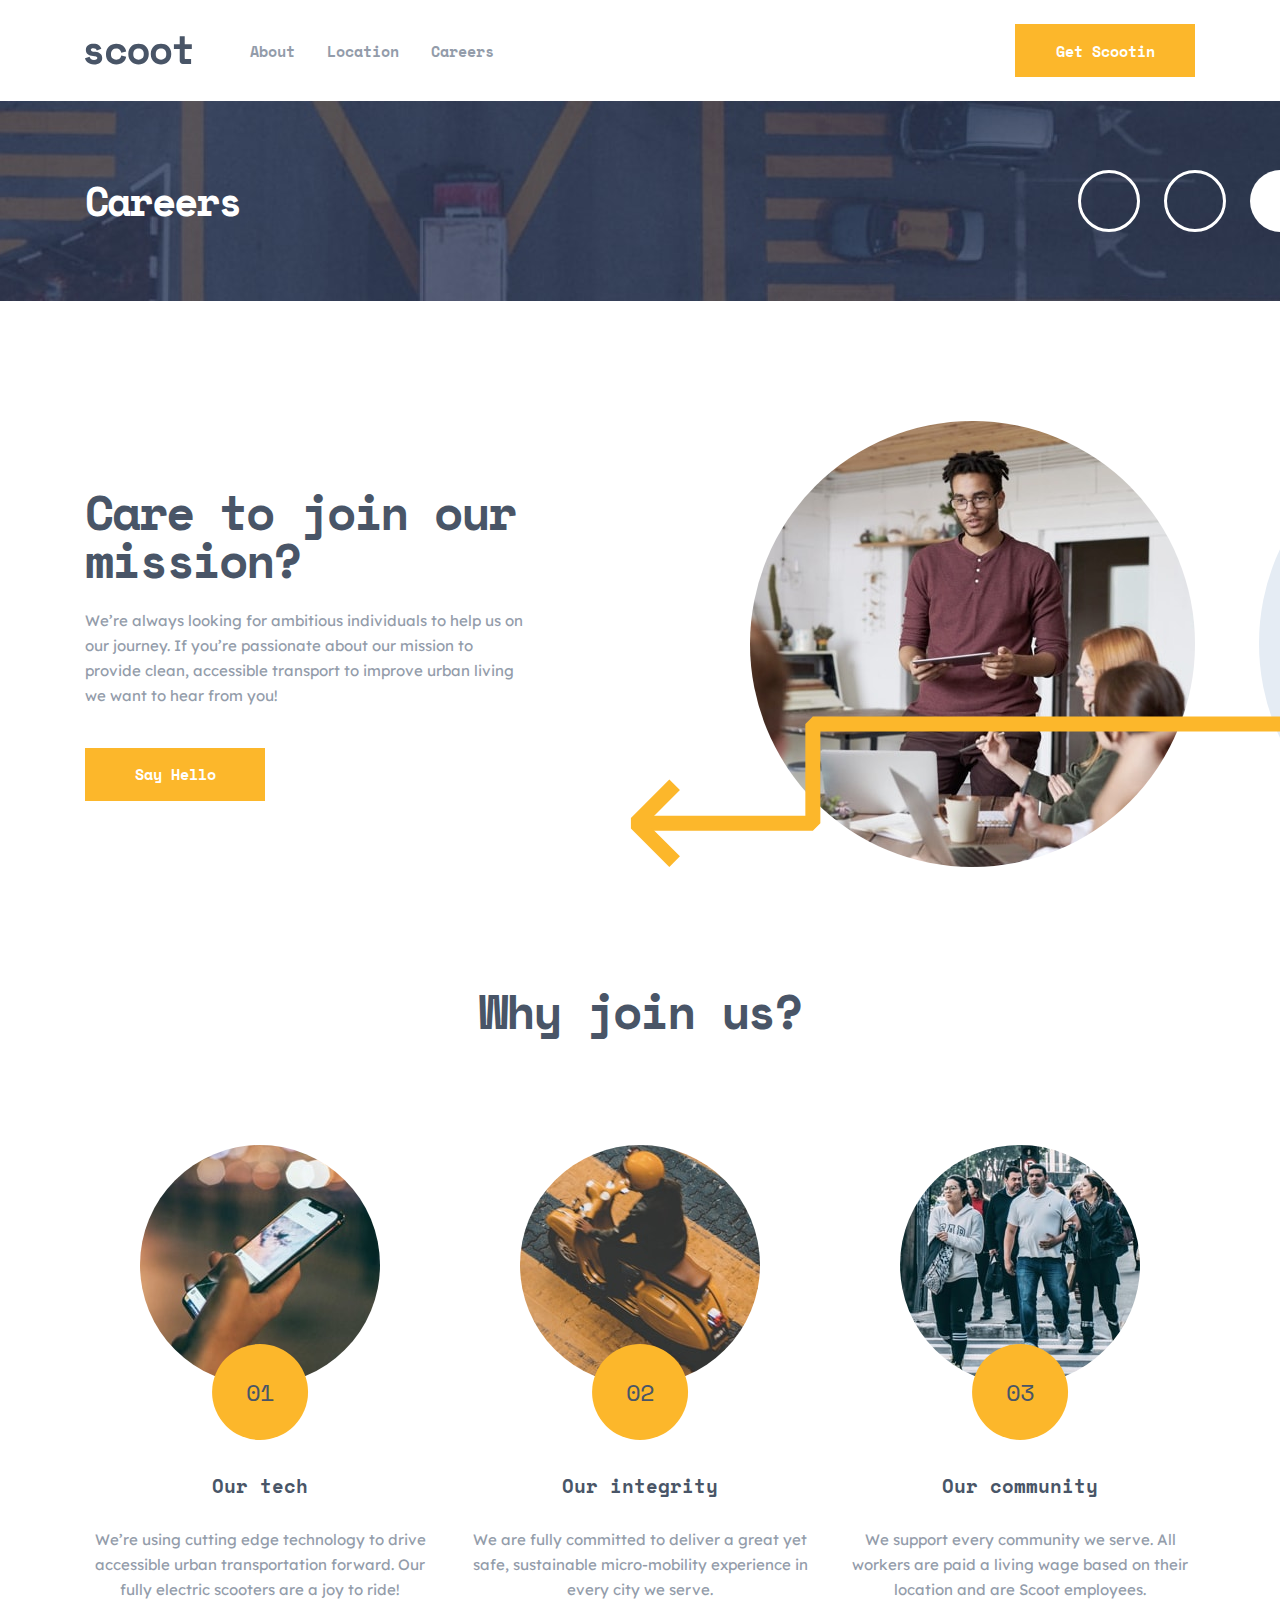
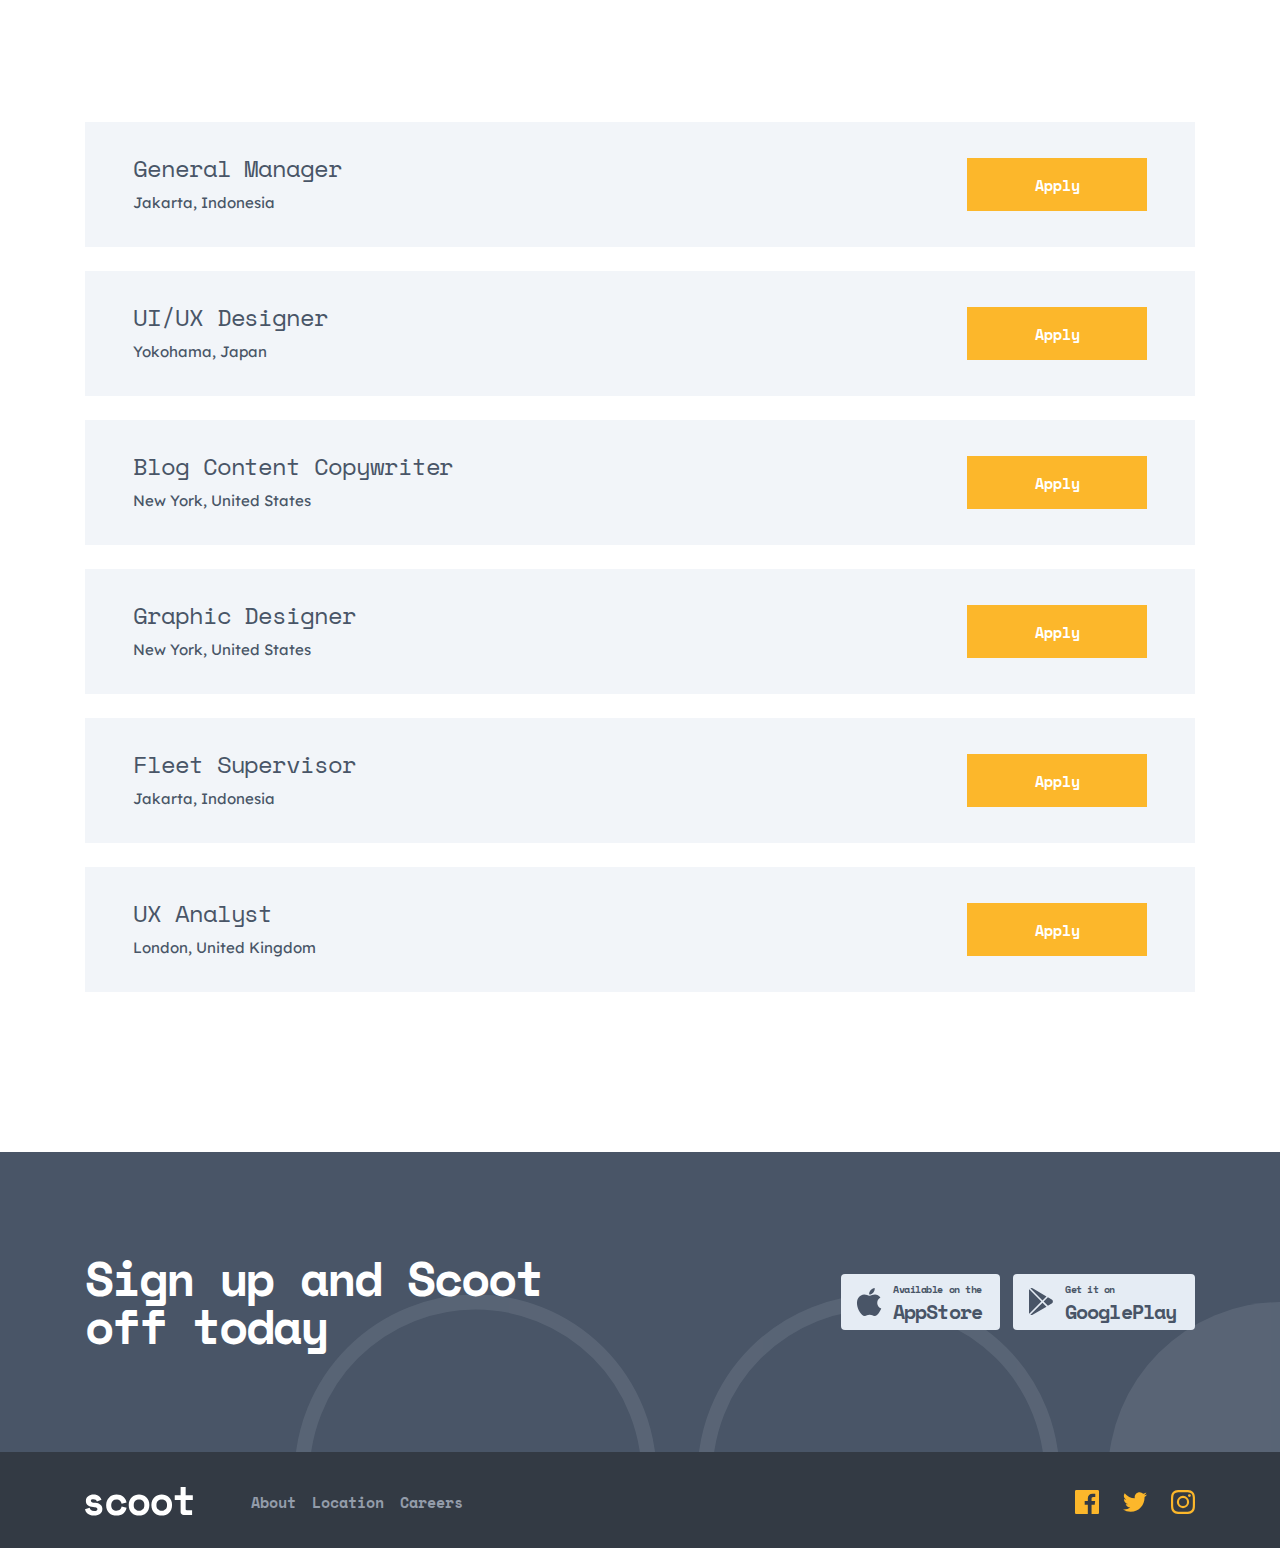
<file: src/careers.html>
<!DOCTYPE html>
<html lang="en">
    <head>
        <meta charset="UTF-8" />
        <meta name="viewport" content="width=device-width, initial-scale=1.0" />
        <link rel="icon" type="svg" href="assets/icons/ride.svg" />
        <link rel="stylesheet" href="main.min.css" />
        <title>Scootin</title>
    </head>
    <body>
        <!-- ======================= HEADER =======================  -->
        <header>
            <nav class="nav container">
                <img src="./assets/icons/hamburger.svg" alt="hamburger" class="nav__menu--open" />
                <img src="./assets/icons/close.svg" alt="close" class="nav__menu--close" />

                <a href="index.html" class="nav__logo" alt="logo">
                    <svg viewbox="0 0 108 29" xmlns="http://www.w3.org/2000/svg" width="108" height="29">
                        <path
                            fill="#495567"
                            d="M9.12 28.56c2.613 0 4.64-.587 6.08-1.76 1.44-1.173 2.16-2.747 2.16-4.72v-.24c0-1.787-.64-3.18-1.92-4.18-1.28-1-2.933-1.607-4.96-1.82-1.76-.187-2.973-.42-3.64-.7-.667-.28-1-.74-1-1.38 0-.453.213-.833.64-1.14.427-.307 1.067-.46 1.92-.46.933 0 1.693.207 2.28.62.587.413 1 .98 1.24 1.7l4.56-1.84a8.834 8.834 0 00-.92-1.74c-.4-.6-.92-1.147-1.56-1.64-.64-.493-1.42-.893-2.34-1.2-.92-.307-2.007-.46-3.26-.46-.96 0-1.893.133-2.8.4a7.473 7.473 0 00-2.4 1.18 6.193 6.193 0 00-1.68 1.9c-.427.747-.64 1.613-.64 2.6v.24c0 1.893.66 3.327 1.98 4.3 1.32.973 3.1 1.553 5.34 1.74.827.08 1.513.187 2.06.32.547.133.98.3 1.3.5.32.2.54.413.66.64.12.227.18.473.18.74 0 .453-.233.873-.7 1.26-.467.387-1.327.58-2.58.58-1.413 0-2.46-.32-3.14-.96-.68-.64-1.127-1.387-1.34-2.24L0 22.32c.133.693.393 1.407.78 2.14.387.733.94 1.4 1.66 2 .72.6 1.627 1.1 2.72 1.5 1.093.4 2.413.6 3.96.6zm22.454 0c2.827 0 5.087-.72 6.78-2.16 1.694-1.44 2.767-3.333 3.22-5.68l-4.96-1.24c-.24 1.307-.766 2.347-1.58 3.12-.813.773-1.993 1.16-3.54 1.16-.72 0-1.4-.113-2.04-.34a4.704 4.704 0 01-1.68-1.02c-.48-.453-.86-1.02-1.14-1.7-.28-.68-.42-1.46-.42-2.34v-.24c0-.88.14-1.673.42-2.38.28-.707.66-1.307 1.14-1.8a5.005 5.005 0 011.68-1.14 5.25 5.25 0 012.04-.4c1.547 0 2.747.427 3.6 1.28.854.853 1.36 1.867 1.52 3.04l4.96-1.28c-.453-2.347-1.54-4.24-3.26-5.68-1.72-1.44-3.966-2.16-6.74-2.16-1.44 0-2.793.24-4.06.72a9.726 9.726 0 00-3.32 2.08c-.946.907-1.686 2-2.22 3.28-.533 1.28-.8 2.72-.8 4.32v.48c0 1.6.267 3.027.8 4.28.534 1.253 1.267 2.307 2.2 3.16.934.853 2.034 1.507 3.3 1.96 1.267.453 2.634.68 4.1.68zm22.455 0c1.36 0 2.66-.227 3.9-.68a9.997 9.997 0 003.3-1.98c.96-.867 1.72-1.933 2.28-3.2.56-1.267.84-2.727.84-4.38v-.48c0-1.627-.28-3.073-.84-4.34-.56-1.267-1.32-2.34-2.28-3.22a9.827 9.827 0 00-3.3-2c-1.24-.453-2.54-.68-3.9-.68-1.36 0-2.66.227-3.9.68a9.827 9.827 0 00-3.3 2c-.96.88-1.72 1.953-2.28 3.22-.56 1.267-.84 2.713-.84 4.34v.48c0 1.653.28 3.113.84 4.38.56 1.267 1.32 2.333 2.28 3.2a9.997 9.997 0 003.3 1.98c1.24.453 2.54.68 3.9.68zm0-4.8c-.72 0-1.4-.12-2.04-.36-.64-.24-1.2-.587-1.68-1.04a4.911 4.911 0 01-1.14-1.66c-.28-.653-.42-1.393-.42-2.22v-.8c0-.827.14-1.567.42-2.22.28-.653.66-1.207 1.14-1.66.48-.453 1.04-.8 1.68-1.04.64-.24 1.32-.36 2.04-.36s1.4.12 2.04.36c.64.24 1.2.587 1.68 1.04.48.453.86 1.007 1.14 1.66.28.653.42 1.393.42 2.22v.8c0 .827-.14 1.567-.42 2.22a4.911 4.911 0 01-1.14 1.66c-.48.453-1.04.8-1.68 1.04-.64.24-1.32.36-2.04.36zm22.694 4.8c1.36 0 2.66-.227 3.9-.68a9.997 9.997 0 003.3-1.98c.96-.867 1.72-1.933 2.28-3.2.56-1.267.84-2.727.84-4.38v-.48c0-1.627-.28-3.073-.84-4.34-.56-1.267-1.32-2.34-2.28-3.22a9.827 9.827 0 00-3.3-2c-1.24-.453-2.54-.68-3.9-.68-1.36 0-2.66.227-3.9.68a9.827 9.827 0 00-3.3 2c-.96.88-1.72 1.953-2.28 3.22-.56 1.267-.84 2.713-.84 4.34v.48c0 1.653.28 3.113.84 4.38.56 1.267 1.32 2.333 2.28 3.2a9.997 9.997 0 003.3 1.98c1.24.453 2.54.68 3.9.68zm0-4.8c-.72 0-1.4-.12-2.04-.36-.64-.24-1.2-.587-1.68-1.04a4.911 4.911 0 01-1.14-1.66c-.28-.653-.42-1.393-.42-2.22v-.8c0-.827.14-1.567.42-2.22.28-.653.66-1.207 1.14-1.66.48-.453 1.04-.8 1.68-1.04.64-.24 1.32-.36 2.04-.36s1.4.12 2.04.36c.64.24 1.2.587 1.68 1.04.48.453.86 1.007 1.14 1.66.28.653.42 1.393.42 2.22v.8c0 .827-.14 1.567-.42 2.22a4.911 4.911 0 01-1.14 1.66c-.48.453-1.04.8-1.68 1.04-.64.24-1.32.36-2.04.36zM107.097 28v-4.8h-5.36c-.72 0-1.08-.4-1.08-1.2v-9.04h7.16v-4.8h-7.16V0h-5.04v8.16h-5.88v4.8h5.88v11.92c0 .907.287 1.653.86 2.24.573.587 1.313.88 2.22.88h8.4z"
                        />
                    </svg>
                </a>

                <div class="nav__desktop-nav">
                    <ul class="nav__desktop-list">
                        <a href="about.html" class="nav__desktop-nav-link">About</a>
                        <a href="locations.html" class="nav__desktop-nav-link">Location</a>
                        <a href="careers.html" class="nav__desktop-nav-link">Careers</a>
                    </ul>

                    <a href="#app-download" class="btn">Get Scootin</a>
                </div>

                <div class="nav__menu">
                    <ul class="nav__list">
                        <li class="nav__item">
                            <a href="about.html" class="nav__link">About</a>
                        </li>
                        <li class="nav__item">
                            <a href="locations.html" class="nav__link">Location</a>
                        </li>
                        <li class="nav__item">
                            <a href="careers.html" class="nav__link">Careers</a>
                        </li>
                    </ul>

                    <a href="#app-download" class="btn">Get Scootin</a>
                </div>
            </nav>
        </header>

        <!-- ======================= MAIN =======================  -->
        <main>
            <!-- ======================= Sub Hero =======================  -->
            <section class="sub-hero">
                <div class="sub-hero__container container">
                    <h1 class="sub-hero__title">Careers</h1>
                </div>
            </section>

            <!-- ======================= join-our-mission =======================  -->
            <section class="join">
                <div class="container">
                    <div class="block">
                        <div class="block__img-container">
                            <img src="assets/images/join-us.jpg" alt="meeting"" class="block__img" />
                            <svg
                                class="block__circle"
                                alt="grey circle"
                                xmlns="http://www.w3.org/2000/svg"
                                width="445"
                                height="445"
                            >
                                <circle
                                    cx="302.5"
                                    cy="222.5"
                                    r="222.5"
                                    fill="#E5ECF4"
                                    fill-rule="evenodd"
                                    transform="translate(-80)"
                                />
                            </svg>
                            <svg
                                class="block__arrow"
                                alt="yellow arrow"
                                xmlns="http://www.w3.org/2000/svg"
                                width="741"
                                height="151"
                            >
                                <g
                                    fill="none"
                                    fill-rule="evenodd"
                                    stroke="#FCB72B"
                                    stroke-linejoin="bevel"
                                    stroke-width="15"
                                >
                                    <path d="M740.969 8H182.854v99.369H6.591" />
                                    <path d="M44.64 145.64L6.214 107.214 44.64 68.787" />
                                </g>
                            </svg>
                        </div>

                        <article class="block__article">
                            <h2 class="block__title">Care to join our mission?</h2>
                            <p class="block__description">
                                We’re always looking for ambitious individuals to help us on our journey. If
                                you’re passionate about our mission to provide clean, accessible transport to
                                improve urban living we want to hear from you!
                            </p>

                            <a class="btn">Say Hello</a>
                        </article>
                    </div>
                </div>
            </section>

            <!-- ======================= Our values =======================  -->
            <section class="our">
                <h2 class="our__title">Why join us?</h2>

                <div class="our__container container">
                    <div>
                        <div class="our__img-container">
                            <img src="./assets/images/our-tech.jpg" class="our__img" />
                            <div class="our__number">01</div>
                        </div>

                        <h3 class="our__sub-title">Our tech</h3>
                        <p class="our__description">
                            We’re using cutting edge technology to drive accessible urban transportation
                            forward. Our fully electric scooters are a joy to ride!
                        </p>
                    </div>

                    <div>
                        <div class="our__img-container">
                            <img src="./assets/images/our-integrity.jpg" class="our__img" />
                            <div class="our__number">02</div>
                        </div>

                        <h3 class="our__sub-title">Our integrity</h3>
                        <p class="our__description">
                            We are fully committed to deliver a great yet safe, sustainable micro-mobility
                            experience in every city we serve.
                        </p>
                    </div>

                    <div>
                        <div class="our__img-container">
                            <img src="./assets/images/our-community.jpg" class="our__img" />
                            <div class="our__number">03</div>
                        </div>

                        <h3 class="our__sub-title">Our community</h3>
                        <p class="our__description">
                            We support every community we serve. All workers are paid a living wage based on
                            their location and are Scoot employees.
                        </p>
                    </div>
                </div>
            </section>

            <!-- ======================= Careers =======================  -->
            <section class="careers">
                <div class="container">
                    <div class="careers__position">
                        <div>
                            <div class="careers__position__title">General Manager</div>
                            <p class="careers__position__location">Jakarta, Indonesia</p>
                        </div>

                        <a class="btn">Apply</a>
                    </div>

                    <div class="careers__position">
                        <div>
                            <div class="careers__position__title">UI/UX Designer</div>
                            <p class="careers__position__location">Yokohama, Japan</p>
                        </div>

                        <a class="btn">Apply</a>
                    </div>

                    <div class="careers__position">
                        <div>
                            <div class="careers__position__title">Blog Content Copywriter</div>
                            <p class="careers__position__location">New York, United States</p>
                        </div>

                        <a class="btn">Apply</a>
                    </div>

                    <div class="careers__position">
                        <div>
                            <div class="careers__position__title">Graphic Designer</div>
                            <p class="careers__position__location">New York, United States</p>
                        </div>

                        <a class="btn">Apply</a>
                    </div>

                    <div class="careers__position">
                        <div>
                            <div class="careers__position__title">Fleet Supervisor</div>
                            <p class="careers__position__location">Jakarta, Indonesia</p>
                        </div>

                        <a class="btn">Apply</a>
                    </div>

                    <div class="careers__position">
                        <div>
                            <div class="careers__position__title">UX Analyst</div>
                            <p class="careers__position__location">London, United Kingdom</p>
                        </div>

                        <a class="btn">Apply</a>
                    </div>
                </div>
            </section>

            <!-- ======================= App-download =======================  -->
            <section class="app-download" id="app-download">
                <svg
                    class="app-download__circles"
                    xmlns="http://www.w3.org/2000/svg"
                    width="1158"
                    height="158"
                >
                    <g fill="none" fill-rule="evenodd" opacity=".1" transform="matrix(-1 0 0 1 1159 8)">
                        <circle cx="173.5" cy="173.5" r="173.5" fill="#E5ECF4" />
                        <circle cx="576.5" cy="173.5" r="173.5" stroke="#E5ECF4" stroke-width="15" />
                        <circle cx="979.5" cy="173.5" r="173.5" stroke="#E5ECF4" stroke-width="15" />
                    </g>
                </svg>

                <div class="app-download__container container">
                    <h2 class="app-download__title">Sign up and Scoot off today</h2>

                    <div class="app-download__download-methods">
                        <svg
                            class="app-download__appstore"
                            viewbox="0 0 159 56"
                            alt="apps tore"
                            xmlns="http://www.w3.org/2000/svg"
                            width="159"
                            height="56"
                        >
                            <g fill="none" fill-rule="evenodd">
                                <rect width="159" height="56" fill="#E5ECF4" rx="4" />
                                <g fill="#495567" font-family="SpaceMono-Bold, Space Mono" font-weight="bold">
                                    <text font-size="20" letter-spacing="-.893" transform="translate(52 8)">
                                        <tspan x="0" y="37">AppStore</tspan>
                                    </text>
                                    <text font-size="10" letter-spacing="-.446" transform="translate(52 8)">
                                        <tspan x="0" y="11">Available on the</tspan>
                                    </text>
                                </g>
                                <path
                                    fill="#495567"
                                    fill-rule="nonzero"
                                    d="M34.017 20.533c1.93 0 3.973 1.044 5.428 2.843-4.768 2.594-3.996 9.352.822 11.162-.663 1.457-.98 2.107-1.835 3.398-1.191 1.8-2.869 4.045-4.952 4.06-1.848.02-2.324-1.194-4.833-1.18-2.509.012-3.03 1.201-4.883 1.184-2.08-.018-3.672-2.043-4.863-3.843-3.33-5.033-3.681-10.941-1.627-14.084 1.462-2.231 3.766-3.536 5.93-3.536 2.204 0 3.591 1.2 5.416 1.2 1.77 0 2.848-1.204 5.397-1.204zM33.683 14c.243 1.649-.428 3.264-1.316 4.406-.948 1.226-2.586 2.175-4.17 2.126-.29-1.58.452-3.205 1.353-4.3.988-1.206 2.683-2.132 4.133-2.232z"
                                />
                            </g>
                        </svg>

                        <svg
                            class="app-download__googleplay"
                            viewbox="0 0 182 56"
                            alt="google play"
                            xmlns="http://www.w3.org/2000/svg"
                            width="182"
                            height="56"
                        >
                            <g fill="none" fill-rule="evenodd">
                                <rect width="182" height="56" fill="#E5ECF4" rx="4" />
                                <g fill="#495567" font-family="SpaceMono-Bold, Space Mono" font-weight="bold">
                                    <text font-size="20" letter-spacing="-.893" transform="translate(52 8)">
                                        <tspan x="0" y="37">GooglePlay</tspan>
                                    </text>
                                    <text font-size="10" letter-spacing="-.446" transform="translate(52 8)">
                                        <tspan x="0" y="11">Get it on</tspan>
                                    </text>
                                </g>
                                <path
                                    fill="#495567"
                                    fill-rule="nonzero"
                                    d="M19.605 14.345a2.348 2.348 0 00-2.253-.108l12.152 12.178 3.973-3.992-13.872-8.078zm-3.37 1.02A2.476 2.476 0 0016 16.42v22.276c0 .373.083.729.238 1.047l12.147-12.205-12.15-12.175zm13.27 13.297l-12.132 12.19c.322.149.665.214 1.007.214.422 0 .844-.101 1.225-.33l13.875-8.09-3.974-3.984zM38.76 25.5a.221.221 0 00-.014-.01l-3.852-2.242-4.27 4.29 4.273 4.28 3.863-2.252a2.362 2.362 0 001.144-2.033A2.36 2.36 0 0038.76 25.5z"
                                />
                            </g>
                        </svg>
                    </div>
                </div>
            </section>
        </main>

        <!-- ======================= Footer =======================  -->
        <footer class="footer">
            <div class="footer__container container">
                <a href="index.html" class="footer__logo">
                    <svg viewbox="0 0 108 29" xmlns="http://www.w3.org/2000/svg" width="108" height="29">
                        <path
                            fill="#ffffff"
                            d="M9.12 28.56c2.613 0 4.64-.587 6.08-1.76 1.44-1.173 2.16-2.747 2.16-4.72v-.24c0-1.787-.64-3.18-1.92-4.18-1.28-1-2.933-1.607-4.96-1.82-1.76-.187-2.973-.42-3.64-.7-.667-.28-1-.74-1-1.38 0-.453.213-.833.64-1.14.427-.307 1.067-.46 1.92-.46.933 0 1.693.207 2.28.62.587.413 1 .98 1.24 1.7l4.56-1.84a8.834 8.834 0 00-.92-1.74c-.4-.6-.92-1.147-1.56-1.64-.64-.493-1.42-.893-2.34-1.2-.92-.307-2.007-.46-3.26-.46-.96 0-1.893.133-2.8.4a7.473 7.473 0 00-2.4 1.18 6.193 6.193 0 00-1.68 1.9c-.427.747-.64 1.613-.64 2.6v.24c0 1.893.66 3.327 1.98 4.3 1.32.973 3.1 1.553 5.34 1.74.827.08 1.513.187 2.06.32.547.133.98.3 1.3.5.32.2.54.413.66.64.12.227.18.473.18.74 0 .453-.233.873-.7 1.26-.467.387-1.327.58-2.58.58-1.413 0-2.46-.32-3.14-.96-.68-.64-1.127-1.387-1.34-2.24L0 22.32c.133.693.393 1.407.78 2.14.387.733.94 1.4 1.66 2 .72.6 1.627 1.1 2.72 1.5 1.093.4 2.413.6 3.96.6zm22.454 0c2.827 0 5.087-.72 6.78-2.16 1.694-1.44 2.767-3.333 3.22-5.68l-4.96-1.24c-.24 1.307-.766 2.347-1.58 3.12-.813.773-1.993 1.16-3.54 1.16-.72 0-1.4-.113-2.04-.34a4.704 4.704 0 01-1.68-1.02c-.48-.453-.86-1.02-1.14-1.7-.28-.68-.42-1.46-.42-2.34v-.24c0-.88.14-1.673.42-2.38.28-.707.66-1.307 1.14-1.8a5.005 5.005 0 011.68-1.14 5.25 5.25 0 012.04-.4c1.547 0 2.747.427 3.6 1.28.854.853 1.36 1.867 1.52 3.04l4.96-1.28c-.453-2.347-1.54-4.24-3.26-5.68-1.72-1.44-3.966-2.16-6.74-2.16-1.44 0-2.793.24-4.06.72a9.726 9.726 0 00-3.32 2.08c-.946.907-1.686 2-2.22 3.28-.533 1.28-.8 2.72-.8 4.32v.48c0 1.6.267 3.027.8 4.28.534 1.253 1.267 2.307 2.2 3.16.934.853 2.034 1.507 3.3 1.96 1.267.453 2.634.68 4.1.68zm22.455 0c1.36 0 2.66-.227 3.9-.68a9.997 9.997 0 003.3-1.98c.96-.867 1.72-1.933 2.28-3.2.56-1.267.84-2.727.84-4.38v-.48c0-1.627-.28-3.073-.84-4.34-.56-1.267-1.32-2.34-2.28-3.22a9.827 9.827 0 00-3.3-2c-1.24-.453-2.54-.68-3.9-.68-1.36 0-2.66.227-3.9.68a9.827 9.827 0 00-3.3 2c-.96.88-1.72 1.953-2.28 3.22-.56 1.267-.84 2.713-.84 4.34v.48c0 1.653.28 3.113.84 4.38.56 1.267 1.32 2.333 2.28 3.2a9.997 9.997 0 003.3 1.98c1.24.453 2.54.68 3.9.68zm0-4.8c-.72 0-1.4-.12-2.04-.36-.64-.24-1.2-.587-1.68-1.04a4.911 4.911 0 01-1.14-1.66c-.28-.653-.42-1.393-.42-2.22v-.8c0-.827.14-1.567.42-2.22.28-.653.66-1.207 1.14-1.66.48-.453 1.04-.8 1.68-1.04.64-.24 1.32-.36 2.04-.36s1.4.12 2.04.36c.64.24 1.2.587 1.68 1.04.48.453.86 1.007 1.14 1.66.28.653.42 1.393.42 2.22v.8c0 .827-.14 1.567-.42 2.22a4.911 4.911 0 01-1.14 1.66c-.48.453-1.04.8-1.68 1.04-.64.24-1.32.36-2.04.36zm22.694 4.8c1.36 0 2.66-.227 3.9-.68a9.997 9.997 0 003.3-1.98c.96-.867 1.72-1.933 2.28-3.2.56-1.267.84-2.727.84-4.38v-.48c0-1.627-.28-3.073-.84-4.34-.56-1.267-1.32-2.34-2.28-3.22a9.827 9.827 0 00-3.3-2c-1.24-.453-2.54-.68-3.9-.68-1.36 0-2.66.227-3.9.68a9.827 9.827 0 00-3.3 2c-.96.88-1.72 1.953-2.28 3.22-.56 1.267-.84 2.713-.84 4.34v.48c0 1.653.28 3.113.84 4.38.56 1.267 1.32 2.333 2.28 3.2a9.997 9.997 0 003.3 1.98c1.24.453 2.54.68 3.9.68zm0-4.8c-.72 0-1.4-.12-2.04-.36-.64-.24-1.2-.587-1.68-1.04a4.911 4.911 0 01-1.14-1.66c-.28-.653-.42-1.393-.42-2.22v-.8c0-.827.14-1.567.42-2.22.28-.653.66-1.207 1.14-1.66.48-.453 1.04-.8 1.68-1.04.64-.24 1.32-.36 2.04-.36s1.4.12 2.04.36c.64.24 1.2.587 1.68 1.04.48.453.86 1.007 1.14 1.66.28.653.42 1.393.42 2.22v.8c0 .827-.14 1.567-.42 2.22a4.911 4.911 0 01-1.14 1.66c-.48.453-1.04.8-1.68 1.04-.64.24-1.32.36-2.04.36zM107.097 28v-4.8h-5.36c-.72 0-1.08-.4-1.08-1.2v-9.04h7.16v-4.8h-7.16V0h-5.04v8.16h-5.88v4.8h5.88v11.92c0 .907.287 1.653.86 2.24.573.587 1.313.88 2.22.88h8.4z"
                        />
                    </svg>
                </a>

                <ul class="footer__nav-list">
                    <li><a href="about.html" class="footer__nav-link">About</a></li>
                    <li><a href="locations.html" class="footer__nav-link">Location</a></li>
                    <li><a href="careers.html" class="footer__nav-link">Careers</a></li>
                </ul>

                <div class="footer__social">
                    <a href="https://www.facebook.com/" class="footer__social-link" target="_blank">
                        <svg xmlns="http://www.w3.org/2000/svg" width="24" height="24">
                            <path
                                fill="#FCB72B"
                                d="M22.675 0H1.325C.593 0 0 .593 0 1.325v21.351C0 23.407.593 24 1.325 24H12.82v-9.294H9.692v-3.622h3.128V8.413c0-3.1 1.893-4.788 4.659-4.788 1.325 0 2.463.099 2.795.143v3.24l-1.918.001c-1.504 0-1.795.715-1.795 1.763v2.313h3.587l-.467 3.622h-3.12V24h6.116c.73 0 1.323-.593 1.323-1.325V1.325C24 .593 23.407 0 22.675 0z"
                            />
                        </svg>
                    </a>
                    <a href="https://www.twitter.com/" class="footer__social-link" target="_blank">
                        <svg xmlns="http://www.w3.org/2000/svg" width="24" height="20">
                            <path
                                fill="#FCB72B"
                                d="M24 2.557a9.83 9.83 0 01-2.828.775A4.932 4.932 0 0023.337.608a9.864 9.864 0 01-3.127 1.195A4.916 4.916 0 0016.616.248c-3.179 0-5.515 2.966-4.797 6.045A13.978 13.978 0 011.671 1.149a4.93 4.93 0 001.523 6.574 4.903 4.903 0 01-2.229-.616c-.054 2.281 1.581 4.415 3.949 4.89a4.935 4.935 0 01-2.224.084 4.928 4.928 0 004.6 3.419A9.9 9.9 0 010 17.54a13.94 13.94 0 007.548 2.212c9.142 0 14.307-7.721 13.995-14.646A10.025 10.025 0 0024 2.557z"
                            />
                        </svg>
                    </a>
                    <a href="https://www.instagram.com/" class="footer__social-link" target="_blank">
                        <svg xmlns="http://www.w3.org/2000/svg" width="24" height="24">
                            <path
                                fill="#FCB72B"
                                d="M12 2.163c3.204 0 3.584.012 4.85.07 3.252.148 4.771 1.691 4.919 4.919.058 1.265.069 1.645.069 4.849 0 3.205-.012 3.584-.069 4.849-.149 3.225-1.664 4.771-4.919 4.919-1.266.058-1.644.07-4.85.07-3.204 0-3.584-.012-4.849-.07-3.26-.149-4.771-1.699-4.919-4.92-.058-1.265-.07-1.644-.07-4.849 0-3.204.013-3.583.07-4.849.149-3.227 1.664-4.771 4.919-4.919 1.266-.057 1.645-.069 4.849-.069zM12 0C8.741 0 8.333.014 7.053.072 2.695.272.273 2.69.073 7.052.014 8.333 0 8.741 0 12c0 3.259.014 3.668.072 4.948.2 4.358 2.618 6.78 6.98 6.98C8.333 23.986 8.741 24 12 24c3.259 0 3.668-.014 4.948-.072 4.354-.2 6.782-2.618 6.979-6.98.059-1.28.073-1.689.073-4.948 0-3.259-.014-3.667-.072-4.947-.196-4.354-2.617-6.78-6.979-6.98C15.668.014 15.259 0 12 0zm0 5.838a6.162 6.162 0 100 12.324 6.162 6.162 0 000-12.324zM12 16a4 4 0 110-8 4 4 0 010 8zm6.406-11.845a1.44 1.44 0 100 2.881 1.44 1.44 0 000-2.881z"
                            />
                        </svg>
                    </a>
                </div>
            </div>
        </footer>

        <script src="main.js"></script>
    </body>
</html>
</file>
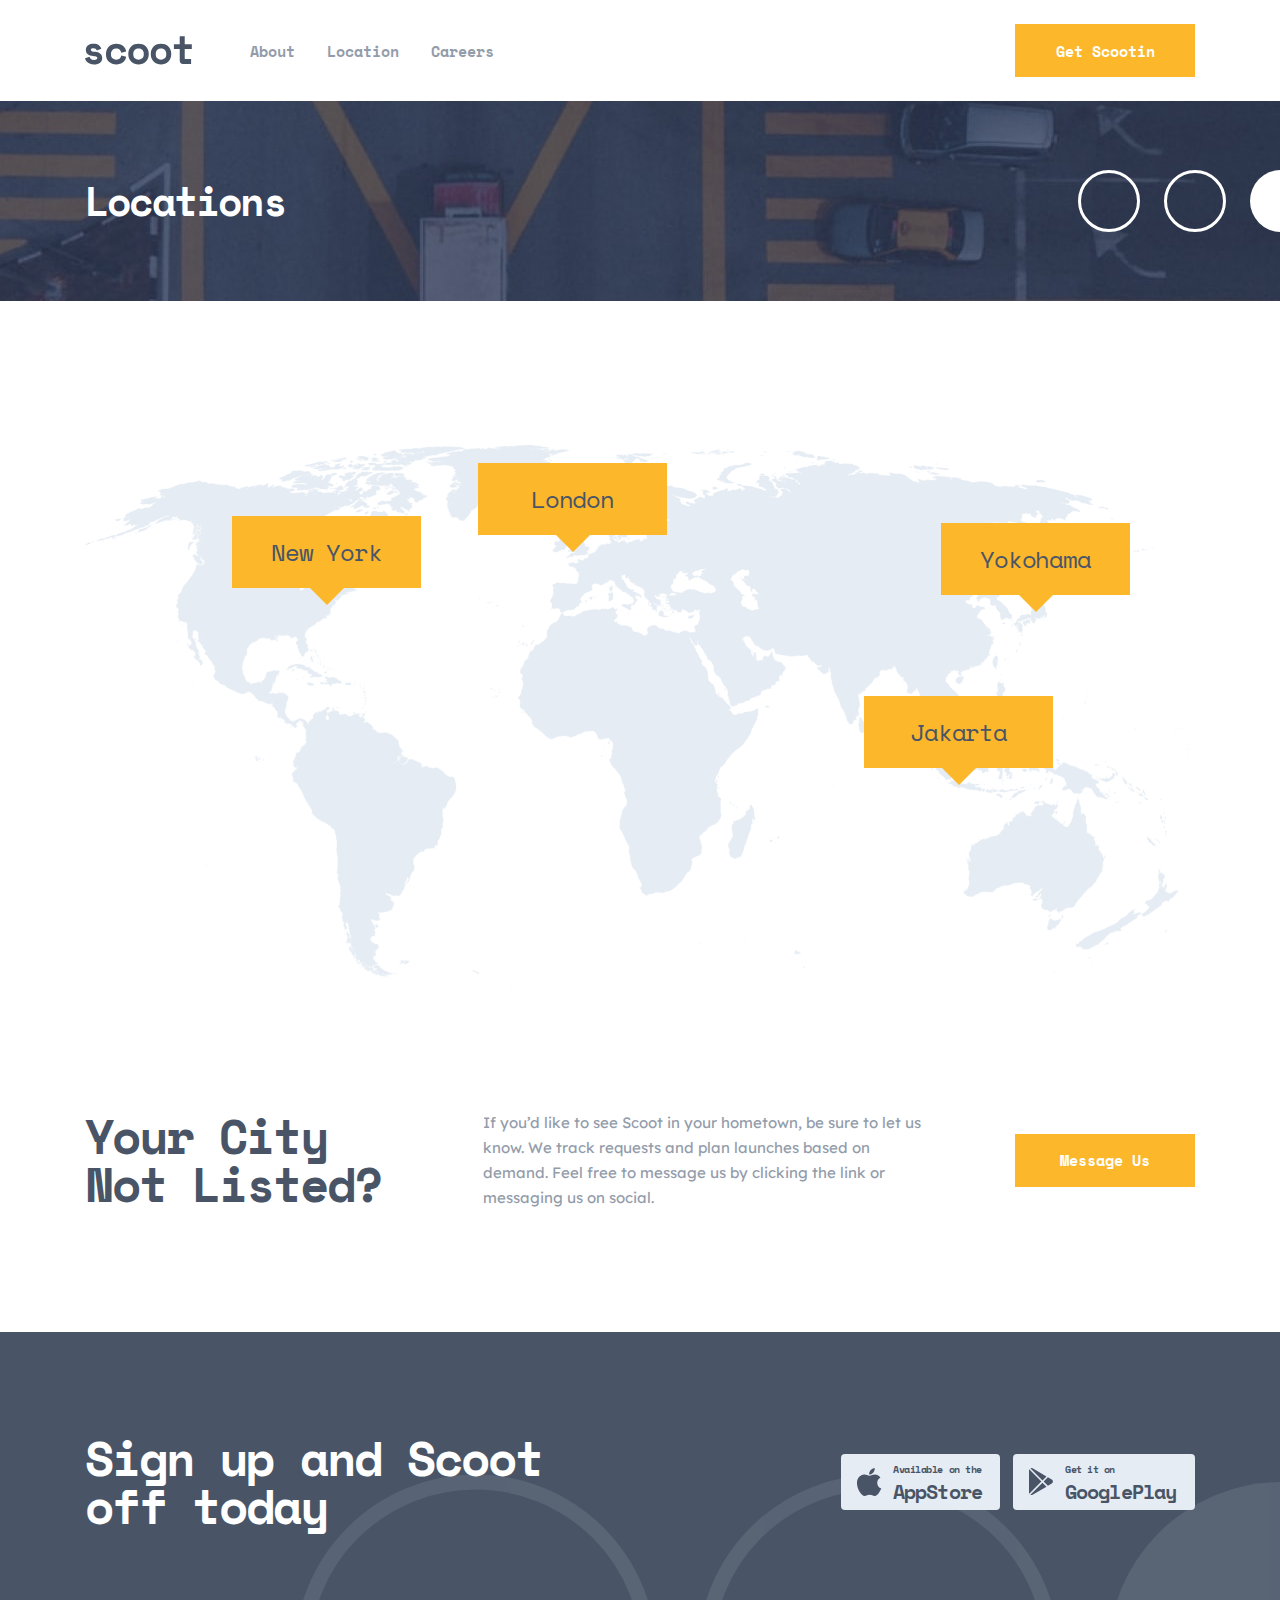
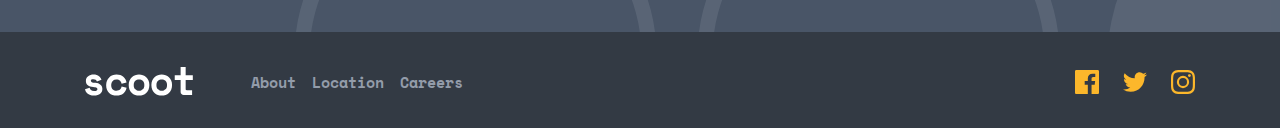
<file: src/locations.html>
<!DOCTYPE html>
<html lang="en">
    <head>
        <meta charset="UTF-8" />
        <meta name="viewport" content="width=device-width, initial-scale=1.0" />
        <link rel="icon" type="svg" href="assets/icons/ride.svg" />
        <link rel="stylesheet" href="main.min.css" />
        <title>Scootin</title>
    </head>
    <body>
        <!-- ======================= HEADER =======================  -->
        <header>
            <nav class="nav container">
                <img src="./assets/icons/hamburger.svg" alt="hamburger" class="nav__menu--open" />
                <img src="./assets/icons/close.svg" alt="close" class="nav__menu--close" />

                <a href="index.html" class="nav__logo" alt="logo">
                    <svg viewbox="0 0 108 29" xmlns="http://www.w3.org/2000/svg" width="108" height="29">
                        <path
                            fill="#495567"
                            d="M9.12 28.56c2.613 0 4.64-.587 6.08-1.76 1.44-1.173 2.16-2.747 2.16-4.72v-.24c0-1.787-.64-3.18-1.92-4.18-1.28-1-2.933-1.607-4.96-1.82-1.76-.187-2.973-.42-3.64-.7-.667-.28-1-.74-1-1.38 0-.453.213-.833.64-1.14.427-.307 1.067-.46 1.92-.46.933 0 1.693.207 2.28.62.587.413 1 .98 1.24 1.7l4.56-1.84a8.834 8.834 0 00-.92-1.74c-.4-.6-.92-1.147-1.56-1.64-.64-.493-1.42-.893-2.34-1.2-.92-.307-2.007-.46-3.26-.46-.96 0-1.893.133-2.8.4a7.473 7.473 0 00-2.4 1.18 6.193 6.193 0 00-1.68 1.9c-.427.747-.64 1.613-.64 2.6v.24c0 1.893.66 3.327 1.98 4.3 1.32.973 3.1 1.553 5.34 1.74.827.08 1.513.187 2.06.32.547.133.98.3 1.3.5.32.2.54.413.66.64.12.227.18.473.18.74 0 .453-.233.873-.7 1.26-.467.387-1.327.58-2.58.58-1.413 0-2.46-.32-3.14-.96-.68-.64-1.127-1.387-1.34-2.24L0 22.32c.133.693.393 1.407.78 2.14.387.733.94 1.4 1.66 2 .72.6 1.627 1.1 2.72 1.5 1.093.4 2.413.6 3.96.6zm22.454 0c2.827 0 5.087-.72 6.78-2.16 1.694-1.44 2.767-3.333 3.22-5.68l-4.96-1.24c-.24 1.307-.766 2.347-1.58 3.12-.813.773-1.993 1.16-3.54 1.16-.72 0-1.4-.113-2.04-.34a4.704 4.704 0 01-1.68-1.02c-.48-.453-.86-1.02-1.14-1.7-.28-.68-.42-1.46-.42-2.34v-.24c0-.88.14-1.673.42-2.38.28-.707.66-1.307 1.14-1.8a5.005 5.005 0 011.68-1.14 5.25 5.25 0 012.04-.4c1.547 0 2.747.427 3.6 1.28.854.853 1.36 1.867 1.52 3.04l4.96-1.28c-.453-2.347-1.54-4.24-3.26-5.68-1.72-1.44-3.966-2.16-6.74-2.16-1.44 0-2.793.24-4.06.72a9.726 9.726 0 00-3.32 2.08c-.946.907-1.686 2-2.22 3.28-.533 1.28-.8 2.72-.8 4.32v.48c0 1.6.267 3.027.8 4.28.534 1.253 1.267 2.307 2.2 3.16.934.853 2.034 1.507 3.3 1.96 1.267.453 2.634.68 4.1.68zm22.455 0c1.36 0 2.66-.227 3.9-.68a9.997 9.997 0 003.3-1.98c.96-.867 1.72-1.933 2.28-3.2.56-1.267.84-2.727.84-4.38v-.48c0-1.627-.28-3.073-.84-4.34-.56-1.267-1.32-2.34-2.28-3.22a9.827 9.827 0 00-3.3-2c-1.24-.453-2.54-.68-3.9-.68-1.36 0-2.66.227-3.9.68a9.827 9.827 0 00-3.3 2c-.96.88-1.72 1.953-2.28 3.22-.56 1.267-.84 2.713-.84 4.34v.48c0 1.653.28 3.113.84 4.38.56 1.267 1.32 2.333 2.28 3.2a9.997 9.997 0 003.3 1.98c1.24.453 2.54.68 3.9.68zm0-4.8c-.72 0-1.4-.12-2.04-.36-.64-.24-1.2-.587-1.68-1.04a4.911 4.911 0 01-1.14-1.66c-.28-.653-.42-1.393-.42-2.22v-.8c0-.827.14-1.567.42-2.22.28-.653.66-1.207 1.14-1.66.48-.453 1.04-.8 1.68-1.04.64-.24 1.32-.36 2.04-.36s1.4.12 2.04.36c.64.24 1.2.587 1.68 1.04.48.453.86 1.007 1.14 1.66.28.653.42 1.393.42 2.22v.8c0 .827-.14 1.567-.42 2.22a4.911 4.911 0 01-1.14 1.66c-.48.453-1.04.8-1.68 1.04-.64.24-1.32.36-2.04.36zm22.694 4.8c1.36 0 2.66-.227 3.9-.68a9.997 9.997 0 003.3-1.98c.96-.867 1.72-1.933 2.28-3.2.56-1.267.84-2.727.84-4.38v-.48c0-1.627-.28-3.073-.84-4.34-.56-1.267-1.32-2.34-2.28-3.22a9.827 9.827 0 00-3.3-2c-1.24-.453-2.54-.68-3.9-.68-1.36 0-2.66.227-3.9.68a9.827 9.827 0 00-3.3 2c-.96.88-1.72 1.953-2.28 3.22-.56 1.267-.84 2.713-.84 4.34v.48c0 1.653.28 3.113.84 4.38.56 1.267 1.32 2.333 2.28 3.2a9.997 9.997 0 003.3 1.98c1.24.453 2.54.68 3.9.68zm0-4.8c-.72 0-1.4-.12-2.04-.36-.64-.24-1.2-.587-1.68-1.04a4.911 4.911 0 01-1.14-1.66c-.28-.653-.42-1.393-.42-2.22v-.8c0-.827.14-1.567.42-2.22.28-.653.66-1.207 1.14-1.66.48-.453 1.04-.8 1.68-1.04.64-.24 1.32-.36 2.04-.36s1.4.12 2.04.36c.64.24 1.2.587 1.68 1.04.48.453.86 1.007 1.14 1.66.28.653.42 1.393.42 2.22v.8c0 .827-.14 1.567-.42 2.22a4.911 4.911 0 01-1.14 1.66c-.48.453-1.04.8-1.68 1.04-.64.24-1.32.36-2.04.36zM107.097 28v-4.8h-5.36c-.72 0-1.08-.4-1.08-1.2v-9.04h7.16v-4.8h-7.16V0h-5.04v8.16h-5.88v4.8h5.88v11.92c0 .907.287 1.653.86 2.24.573.587 1.313.88 2.22.88h8.4z"
                        />
                    </svg>
                </a>

                <div class="nav__desktop-nav">
                    <ul class="nav__desktop-list">
                        <a href="about.html" class="nav__desktop-nav-link">About</a>
                        <a href="locations.html" class="nav__desktop-nav-link">Location</a>
                        <a href="careers.html" class="nav__desktop-nav-link">Careers</a>
                    </ul>

                    <a href="#app-download" class="btn">Get Scootin</a>
                </div>

                <div class="nav__menu">
                    <ul class="nav__list">
                        <li class="nav__item">
                            <a href="about.html" class="nav__link">About</a>
                        </li>
                        <li class="nav__item">
                            <a href="locations.html" class="nav__link">Location</a>
                        </li>
                        <li class="nav__item">
                            <a href="careers.html" class="nav__link">Careers</a>
                        </li>
                    </ul>

                    <a href="#app-download" class="btn">Get Scootin</a>
                </div>
            </nav>
        </header>

        <!-- ======================= MAIN =======================  -->
        <main>
            <!-- ======================= Sub Hero =======================  -->
            <section class="sub-hero">
                <div class="sub-hero__container container">
                    <h1 class="sub-hero__title">Locations</h1>
                </div>
            </section>

            <!-- ======================= Map =======================  -->
            <section class="map container">
                <div class="map__container">
                    <div class="map__img"></div>
                    <div class="map__new-york map__countries">New York</div>
                    <div class="map__london map__countries">London</div>
                    <div class="map__jakarta map__countries">Jakarta</div>
                    <div class="map__yokohama map__countries">Yokohama</div>
                </div>
            </section>

            <!-- ======================= Message =======================  -->
            <section class="message container">
                <h2 class="message__title">Your City Not Listed?</h2>

                <p class="message__description">
                    If you’d like to see Scoot in your hometown, be sure to let us know. We track requests and
                    plan launches based on demand. Feel free to message us by clicking the link or messaging
                    us on social.
                </p>

                <a class="message__btn btn">Message Us</a>
            </section>

            <!-- ======================= App-download =======================  -->
            <section class="app-download" id="app-download">
                <svg
                    class="app-download__circles"
                    xmlns="http://www.w3.org/2000/svg"
                    width="1158"
                    height="158"
                >
                    <g fill="none" fill-rule="evenodd" opacity=".1" transform="matrix(-1 0 0 1 1159 8)">
                        <circle cx="173.5" cy="173.5" r="173.5" fill="#E5ECF4" />
                        <circle cx="576.5" cy="173.5" r="173.5" stroke="#E5ECF4" stroke-width="15" />
                        <circle cx="979.5" cy="173.5" r="173.5" stroke="#E5ECF4" stroke-width="15" />
                    </g>
                </svg>

                <div class="app-download__container container">
                    <h2 class="app-download__title">Sign up and Scoot off today</h2>

                    <div class="app-download__download-methods">
                        <svg
                            class="app-download__appstore"
                            viewbox="0 0 159 56"
                            alt="apps tore"
                            xmlns="http://www.w3.org/2000/svg"
                            width="159"
                            height="56"
                        >
                            <g fill="none" fill-rule="evenodd">
                                <rect width="159" height="56" fill="#E5ECF4" rx="4" />
                                <g fill="#495567" font-family="SpaceMono-Bold, Space Mono" font-weight="bold">
                                    <text font-size="20" letter-spacing="-.893" transform="translate(52 8)">
                                        <tspan x="0" y="37">AppStore</tspan>
                                    </text>
                                    <text font-size="10" letter-spacing="-.446" transform="translate(52 8)">
                                        <tspan x="0" y="11">Available on the</tspan>
                                    </text>
                                </g>
                                <path
                                    fill="#495567"
                                    fill-rule="nonzero"
                                    d="M34.017 20.533c1.93 0 3.973 1.044 5.428 2.843-4.768 2.594-3.996 9.352.822 11.162-.663 1.457-.98 2.107-1.835 3.398-1.191 1.8-2.869 4.045-4.952 4.06-1.848.02-2.324-1.194-4.833-1.18-2.509.012-3.03 1.201-4.883 1.184-2.08-.018-3.672-2.043-4.863-3.843-3.33-5.033-3.681-10.941-1.627-14.084 1.462-2.231 3.766-3.536 5.93-3.536 2.204 0 3.591 1.2 5.416 1.2 1.77 0 2.848-1.204 5.397-1.204zM33.683 14c.243 1.649-.428 3.264-1.316 4.406-.948 1.226-2.586 2.175-4.17 2.126-.29-1.58.452-3.205 1.353-4.3.988-1.206 2.683-2.132 4.133-2.232z"
                                />
                            </g>
                        </svg>

                        <svg
                            class="app-download__googleplay"
                            viewbox="0 0 182 56"
                            alt="google play"
                            xmlns="http://www.w3.org/2000/svg"
                            width="182"
                            height="56"
                        >
                            <g fill="none" fill-rule="evenodd">
                                <rect width="182" height="56" fill="#E5ECF4" rx="4" />
                                <g fill="#495567" font-family="SpaceMono-Bold, Space Mono" font-weight="bold">
                                    <text font-size="20" letter-spacing="-.893" transform="translate(52 8)">
                                        <tspan x="0" y="37">GooglePlay</tspan>
                                    </text>
                                    <text font-size="10" letter-spacing="-.446" transform="translate(52 8)">
                                        <tspan x="0" y="11">Get it on</tspan>
                                    </text>
                                </g>
                                <path
                                    fill="#495567"
                                    fill-rule="nonzero"
                                    d="M19.605 14.345a2.348 2.348 0 00-2.253-.108l12.152 12.178 3.973-3.992-13.872-8.078zm-3.37 1.02A2.476 2.476 0 0016 16.42v22.276c0 .373.083.729.238 1.047l12.147-12.205-12.15-12.175zm13.27 13.297l-12.132 12.19c.322.149.665.214 1.007.214.422 0 .844-.101 1.225-.33l13.875-8.09-3.974-3.984zM38.76 25.5a.221.221 0 00-.014-.01l-3.852-2.242-4.27 4.29 4.273 4.28 3.863-2.252a2.362 2.362 0 001.144-2.033A2.36 2.36 0 0038.76 25.5z"
                                />
                            </g>
                        </svg>
                    </div>
                </div>
            </section>
        </main>

        <!-- ======================= Footer =======================  -->
        <footer class="footer">
            <div class="footer__container container">
                <a href="index.html" class="footer__logo">
                    <svg viewbox="0 0 108 29" xmlns="http://www.w3.org/2000/svg" width="108" height="29">
                        <path
                            fill="#ffffff"
                            d="M9.12 28.56c2.613 0 4.64-.587 6.08-1.76 1.44-1.173 2.16-2.747 2.16-4.72v-.24c0-1.787-.64-3.18-1.92-4.18-1.28-1-2.933-1.607-4.96-1.82-1.76-.187-2.973-.42-3.64-.7-.667-.28-1-.74-1-1.38 0-.453.213-.833.64-1.14.427-.307 1.067-.46 1.92-.46.933 0 1.693.207 2.28.62.587.413 1 .98 1.24 1.7l4.56-1.84a8.834 8.834 0 00-.92-1.74c-.4-.6-.92-1.147-1.56-1.64-.64-.493-1.42-.893-2.34-1.2-.92-.307-2.007-.46-3.26-.46-.96 0-1.893.133-2.8.4a7.473 7.473 0 00-2.4 1.18 6.193 6.193 0 00-1.68 1.9c-.427.747-.64 1.613-.64 2.6v.24c0 1.893.66 3.327 1.98 4.3 1.32.973 3.1 1.553 5.34 1.74.827.08 1.513.187 2.06.32.547.133.98.3 1.3.5.32.2.54.413.66.64.12.227.18.473.18.74 0 .453-.233.873-.7 1.26-.467.387-1.327.58-2.58.58-1.413 0-2.46-.32-3.14-.96-.68-.64-1.127-1.387-1.34-2.24L0 22.32c.133.693.393 1.407.78 2.14.387.733.94 1.4 1.66 2 .72.6 1.627 1.1 2.72 1.5 1.093.4 2.413.6 3.96.6zm22.454 0c2.827 0 5.087-.72 6.78-2.16 1.694-1.44 2.767-3.333 3.22-5.68l-4.96-1.24c-.24 1.307-.766 2.347-1.58 3.12-.813.773-1.993 1.16-3.54 1.16-.72 0-1.4-.113-2.04-.34a4.704 4.704 0 01-1.68-1.02c-.48-.453-.86-1.02-1.14-1.7-.28-.68-.42-1.46-.42-2.34v-.24c0-.88.14-1.673.42-2.38.28-.707.66-1.307 1.14-1.8a5.005 5.005 0 011.68-1.14 5.25 5.25 0 012.04-.4c1.547 0 2.747.427 3.6 1.28.854.853 1.36 1.867 1.52 3.04l4.96-1.28c-.453-2.347-1.54-4.24-3.26-5.68-1.72-1.44-3.966-2.16-6.74-2.16-1.44 0-2.793.24-4.06.72a9.726 9.726 0 00-3.32 2.08c-.946.907-1.686 2-2.22 3.28-.533 1.28-.8 2.72-.8 4.32v.48c0 1.6.267 3.027.8 4.28.534 1.253 1.267 2.307 2.2 3.16.934.853 2.034 1.507 3.3 1.96 1.267.453 2.634.68 4.1.68zm22.455 0c1.36 0 2.66-.227 3.9-.68a9.997 9.997 0 003.3-1.98c.96-.867 1.72-1.933 2.28-3.2.56-1.267.84-2.727.84-4.38v-.48c0-1.627-.28-3.073-.84-4.34-.56-1.267-1.32-2.34-2.28-3.22a9.827 9.827 0 00-3.3-2c-1.24-.453-2.54-.68-3.9-.68-1.36 0-2.66.227-3.9.68a9.827 9.827 0 00-3.3 2c-.96.88-1.72 1.953-2.28 3.22-.56 1.267-.84 2.713-.84 4.34v.48c0 1.653.28 3.113.84 4.38.56 1.267 1.32 2.333 2.28 3.2a9.997 9.997 0 003.3 1.98c1.24.453 2.54.68 3.9.68zm0-4.8c-.72 0-1.4-.12-2.04-.36-.64-.24-1.2-.587-1.68-1.04a4.911 4.911 0 01-1.14-1.66c-.28-.653-.42-1.393-.42-2.22v-.8c0-.827.14-1.567.42-2.22.28-.653.66-1.207 1.14-1.66.48-.453 1.04-.8 1.68-1.04.64-.24 1.32-.36 2.04-.36s1.4.12 2.04.36c.64.24 1.2.587 1.68 1.04.48.453.86 1.007 1.14 1.66.28.653.42 1.393.42 2.22v.8c0 .827-.14 1.567-.42 2.22a4.911 4.911 0 01-1.14 1.66c-.48.453-1.04.8-1.68 1.04-.64.24-1.32.36-2.04.36zm22.694 4.8c1.36 0 2.66-.227 3.9-.68a9.997 9.997 0 003.3-1.98c.96-.867 1.72-1.933 2.28-3.2.56-1.267.84-2.727.84-4.38v-.48c0-1.627-.28-3.073-.84-4.34-.56-1.267-1.32-2.34-2.28-3.22a9.827 9.827 0 00-3.3-2c-1.24-.453-2.54-.68-3.9-.68-1.36 0-2.66.227-3.9.68a9.827 9.827 0 00-3.3 2c-.96.88-1.72 1.953-2.28 3.22-.56 1.267-.84 2.713-.84 4.34v.48c0 1.653.28 3.113.84 4.38.56 1.267 1.32 2.333 2.28 3.2a9.997 9.997 0 003.3 1.98c1.24.453 2.54.68 3.9.68zm0-4.8c-.72 0-1.4-.12-2.04-.36-.64-.24-1.2-.587-1.68-1.04a4.911 4.911 0 01-1.14-1.66c-.28-.653-.42-1.393-.42-2.22v-.8c0-.827.14-1.567.42-2.22.28-.653.66-1.207 1.14-1.66.48-.453 1.04-.8 1.68-1.04.64-.24 1.32-.36 2.04-.36s1.4.12 2.04.36c.64.24 1.2.587 1.68 1.04.48.453.86 1.007 1.14 1.66.28.653.42 1.393.42 2.22v.8c0 .827-.14 1.567-.42 2.22a4.911 4.911 0 01-1.14 1.66c-.48.453-1.04.8-1.68 1.04-.64.24-1.32.36-2.04.36zM107.097 28v-4.8h-5.36c-.72 0-1.08-.4-1.08-1.2v-9.04h7.16v-4.8h-7.16V0h-5.04v8.16h-5.88v4.8h5.88v11.92c0 .907.287 1.653.86 2.24.573.587 1.313.88 2.22.88h8.4z"
                        />
                    </svg>
                </a>

                <ul class="footer__nav-list">
                    <li><a href="about.html" class="footer__nav-link">About</a></li>
                    <li><a href="locations.html" class="footer__nav-link">Location</a></li>
                    <li><a href="careers.html" class="footer__nav-link">Careers</a></li>
                </ul>

                <div class="footer__social">
                    <a href="https://www.facebook.com/" class="footer__social-link" target="_blank">
                        <svg xmlns="http://www.w3.org/2000/svg" width="24" height="24">
                            <path
                                fill="#FCB72B"
                                d="M22.675 0H1.325C.593 0 0 .593 0 1.325v21.351C0 23.407.593 24 1.325 24H12.82v-9.294H9.692v-3.622h3.128V8.413c0-3.1 1.893-4.788 4.659-4.788 1.325 0 2.463.099 2.795.143v3.24l-1.918.001c-1.504 0-1.795.715-1.795 1.763v2.313h3.587l-.467 3.622h-3.12V24h6.116c.73 0 1.323-.593 1.323-1.325V1.325C24 .593 23.407 0 22.675 0z"
                            />
                        </svg>
                    </a>
                    <a href="https://www.twitter.com/" class="footer__social-link" target="_blank">
                        <svg xmlns="http://www.w3.org/2000/svg" width="24" height="20">
                            <path
                                fill="#FCB72B"
                                d="M24 2.557a9.83 9.83 0 01-2.828.775A4.932 4.932 0 0023.337.608a9.864 9.864 0 01-3.127 1.195A4.916 4.916 0 0016.616.248c-3.179 0-5.515 2.966-4.797 6.045A13.978 13.978 0 011.671 1.149a4.93 4.93 0 001.523 6.574 4.903 4.903 0 01-2.229-.616c-.054 2.281 1.581 4.415 3.949 4.89a4.935 4.935 0 01-2.224.084 4.928 4.928 0 004.6 3.419A9.9 9.9 0 010 17.54a13.94 13.94 0 007.548 2.212c9.142 0 14.307-7.721 13.995-14.646A10.025 10.025 0 0024 2.557z"
                            />
                        </svg>
                    </a>
                    <a href="https://www.instagram.com/" class="footer__social-link" target="_blank">
                        <svg xmlns="http://www.w3.org/2000/svg" width="24" height="24">
                            <path
                                fill="#FCB72B"
                                d="M12 2.163c3.204 0 3.584.012 4.85.07 3.252.148 4.771 1.691 4.919 4.919.058 1.265.069 1.645.069 4.849 0 3.205-.012 3.584-.069 4.849-.149 3.225-1.664 4.771-4.919 4.919-1.266.058-1.644.07-4.85.07-3.204 0-3.584-.012-4.849-.07-3.26-.149-4.771-1.699-4.919-4.92-.058-1.265-.07-1.644-.07-4.849 0-3.204.013-3.583.07-4.849.149-3.227 1.664-4.771 4.919-4.919 1.266-.057 1.645-.069 4.849-.069zM12 0C8.741 0 8.333.014 7.053.072 2.695.272.273 2.69.073 7.052.014 8.333 0 8.741 0 12c0 3.259.014 3.668.072 4.948.2 4.358 2.618 6.78 6.98 6.98C8.333 23.986 8.741 24 12 24c3.259 0 3.668-.014 4.948-.072 4.354-.2 6.782-2.618 6.979-6.98.059-1.28.073-1.689.073-4.948 0-3.259-.014-3.667-.072-4.947-.196-4.354-2.617-6.78-6.979-6.98C15.668.014 15.259 0 12 0zm0 5.838a6.162 6.162 0 100 12.324 6.162 6.162 0 000-12.324zM12 16a4 4 0 110-8 4 4 0 010 8zm6.406-11.845a1.44 1.44 0 100 2.881 1.44 1.44 0 000-2.881z"
                            />
                        </svg>
                    </a>
                </div>
            </div>
        </footer>

        <script src="main.js"></script>
    </body>
</html>
</file>
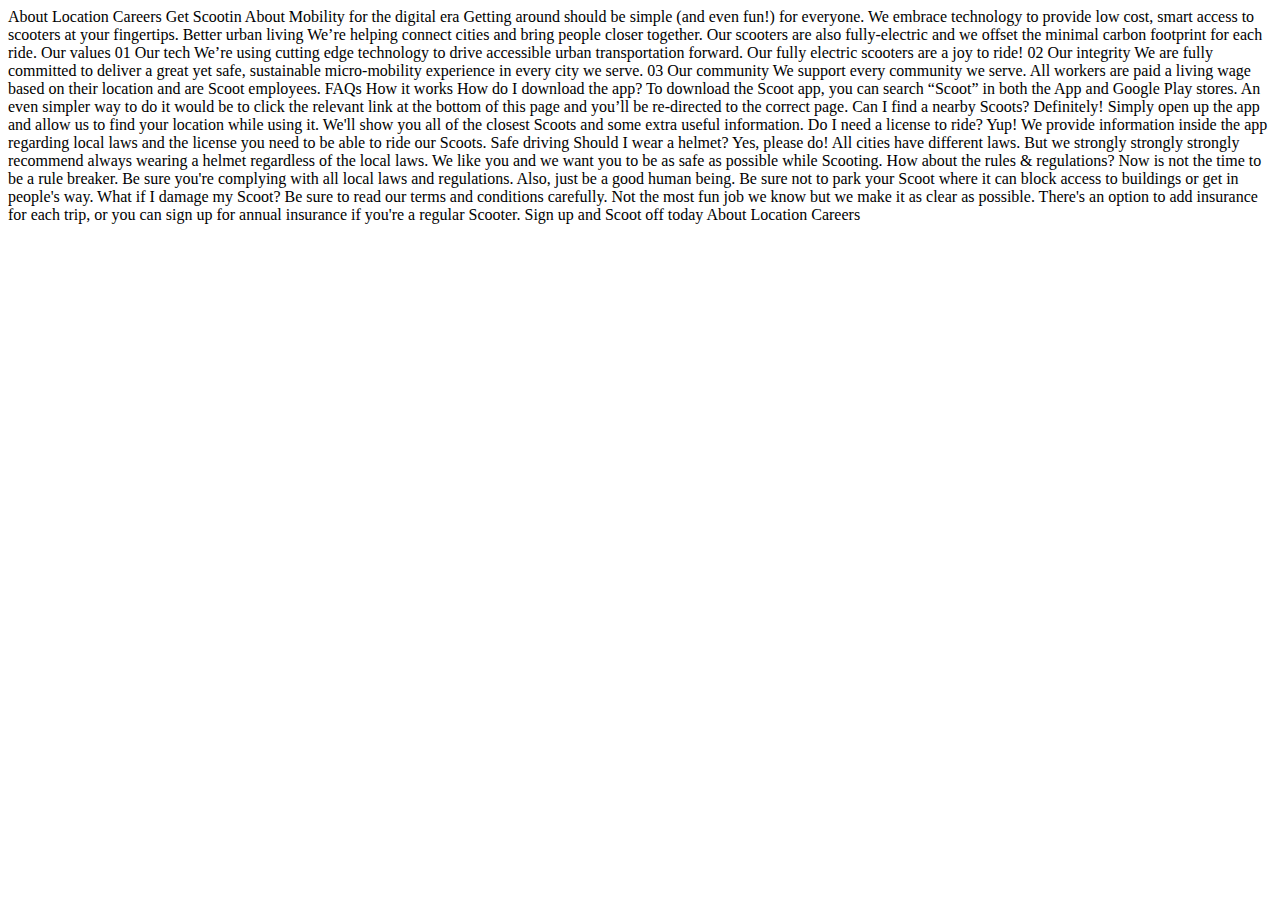
<file: starter-code/about.html>
<!DOCTYPE html>
<html lang="en">
<head>
  <meta charset="UTF-8">
  <meta name="viewport" content="width=device-width, initial-scale=1.0">

  <link rel="icon" type="image/png" sizes="32x32" href="./images/favicon-32x32.png">
  
  <title>Frontend Mentor | Scoot About</title>
</head>
<body>

  About
  Location
  Careers

  Get Scootin



  About



  Mobility for the digital era

  Getting around should be simple (and even fun!) for everyone. We embrace technology to 
  provide low cost, smart access to scooters at your fingertips.

  Better urban living

  We’re helping connect cities and bring people closer together. Our scooters are also 
  fully-electric and we offset the minimal carbon footprint for each ride.



  Our values

  01
  Our tech
  We’re using cutting edge technology to drive accessible urban transportation forward. 
  Our fully electric scooters are a joy to ride!

  02
  Our integrity
  We are fully committed to deliver a great yet safe, sustainable micro-mobility experience 
  in every city we serve.

  03
  Our community
  We support every community we serve. All workers are paid a living wage based on their 
  location and are Scoot employees.



  FAQs

  How it works

  How do I download the app?

  To download the Scoot app, you can search “Scoot” in both the App and Google Play stores. 
  An even simpler way to do it would be to click the relevant link at the bottom of this 
  page and you’ll be re-directed to the correct page.

  Can I find a nearby Scoots?

  Definitely! Simply open up the app and allow us to find your location while using it. We'll 
  show you all of the closest Scoots and some extra useful information. 

  Do I need a license to ride?

  Yup! We provide information inside the app regarding local laws and the license you need to be 
  able to ride our Scoots.

  Safe driving

  Should I wear a helmet?

  Yes, please do! All cities have different laws. But we strongly strongly strongly recommend 
  always wearing a helmet regardless of the local laws. We like you and we want you to be as 
  safe as possible while Scooting.

  How about the rules & regulations?

  Now is not the time to be a rule breaker. Be sure you're complying with all local laws and 
  regulations. Also, just be a good human being. Be sure not to park your Scoot where it can 
  block access to buildings or get in people's way.

  What if I damage my Scoot?

  Be sure to read our terms and conditions carefully. Not the most fun job we know but we make 
  it as clear as possible. There's an option to add insurance for each trip, or you can sign 
  up for annual insurance if you're a regular Scooter.

  Sign up and Scoot off today



  About
  Location
  Careers

</body>
</html>
</file>
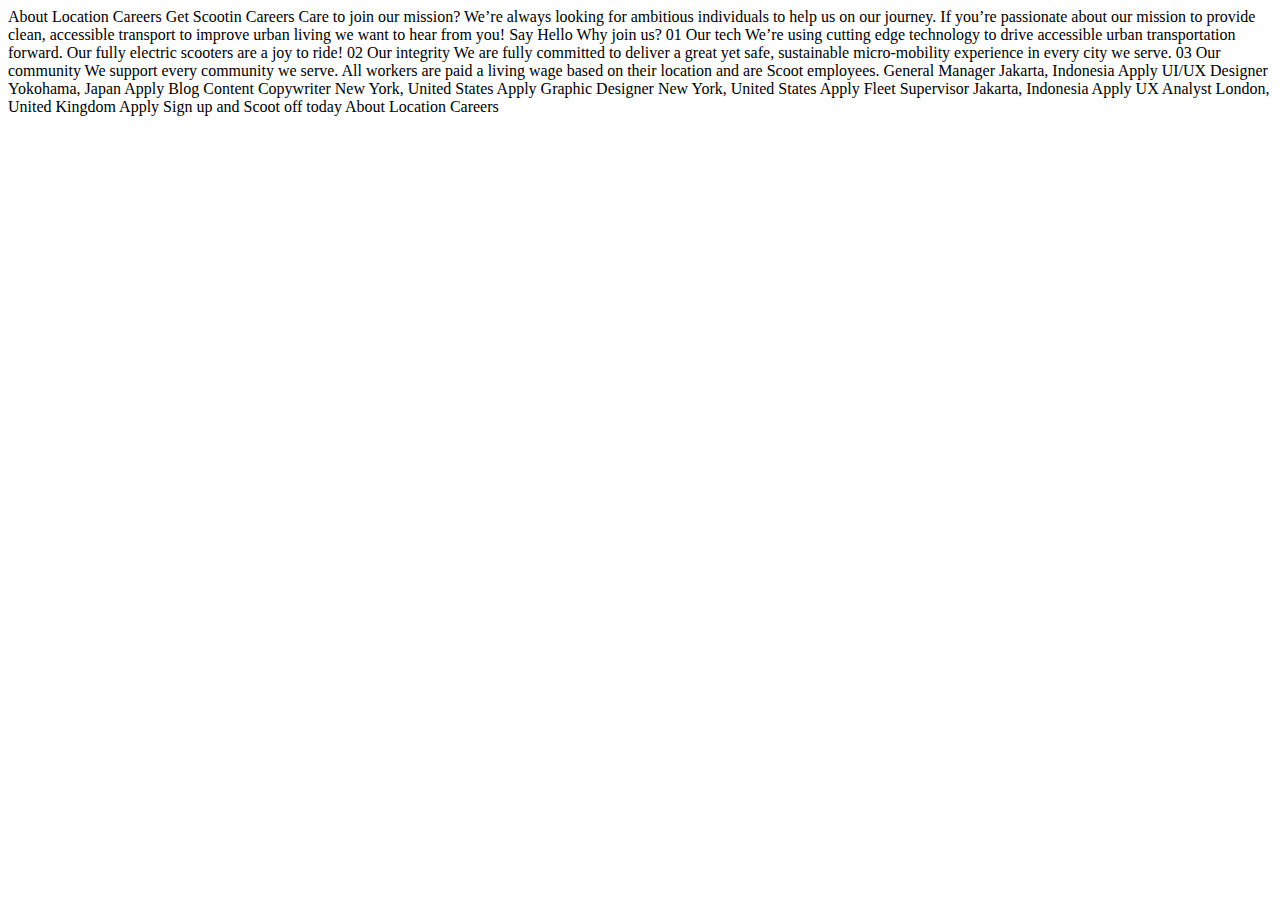
<file: starter-code/careers.html>
<!DOCTYPE html>
<html lang="en">
<head>
  <meta charset="UTF-8">
  <meta name="viewport" content="width=device-width, initial-scale=1.0">

  <link rel="icon" type="image/png" sizes="32x32" href="./images/favicon-32x32.png">
  
  <title>Frontend Mentor | Scoot</title>
</head>
<body>

  About
  Location
  Careers

  Get Scootin



  Careers



  Care to join our mission?

  We’re always looking for ambitious individuals to help us on our journey. If you’re 
  passionate about our mission to provide clean, accessible transport to improve urban 
  living we want to hear from you!

  Say Hello



  Why join us?

  01
  Our tech
  We’re using cutting edge technology to drive accessible urban transportation forward. 
  Our fully electric scooters are a joy to ride!

  02
  Our integrity
  We are fully committed to deliver a great yet safe, sustainable micro-mobility experience 
  in every city we serve.

  03
  Our community
  We support every community we serve. All workers are paid a living wage based on their 
  location and are Scoot employees.

  

  General Manager
  Jakarta, Indonesia
  Apply

  UI/UX Designer
  Yokohama, Japan
  Apply

  Blog Content Copywriter
  New York, United States
  Apply

  Graphic Designer
  New York, United States
  Apply

  Fleet Supervisor
  Jakarta, Indonesia
  Apply

  UX Analyst
  London, United Kingdom
  Apply

  

  Sign up and Scoot off today



  About
  Location
  Careers

</body>
</html>
</file>
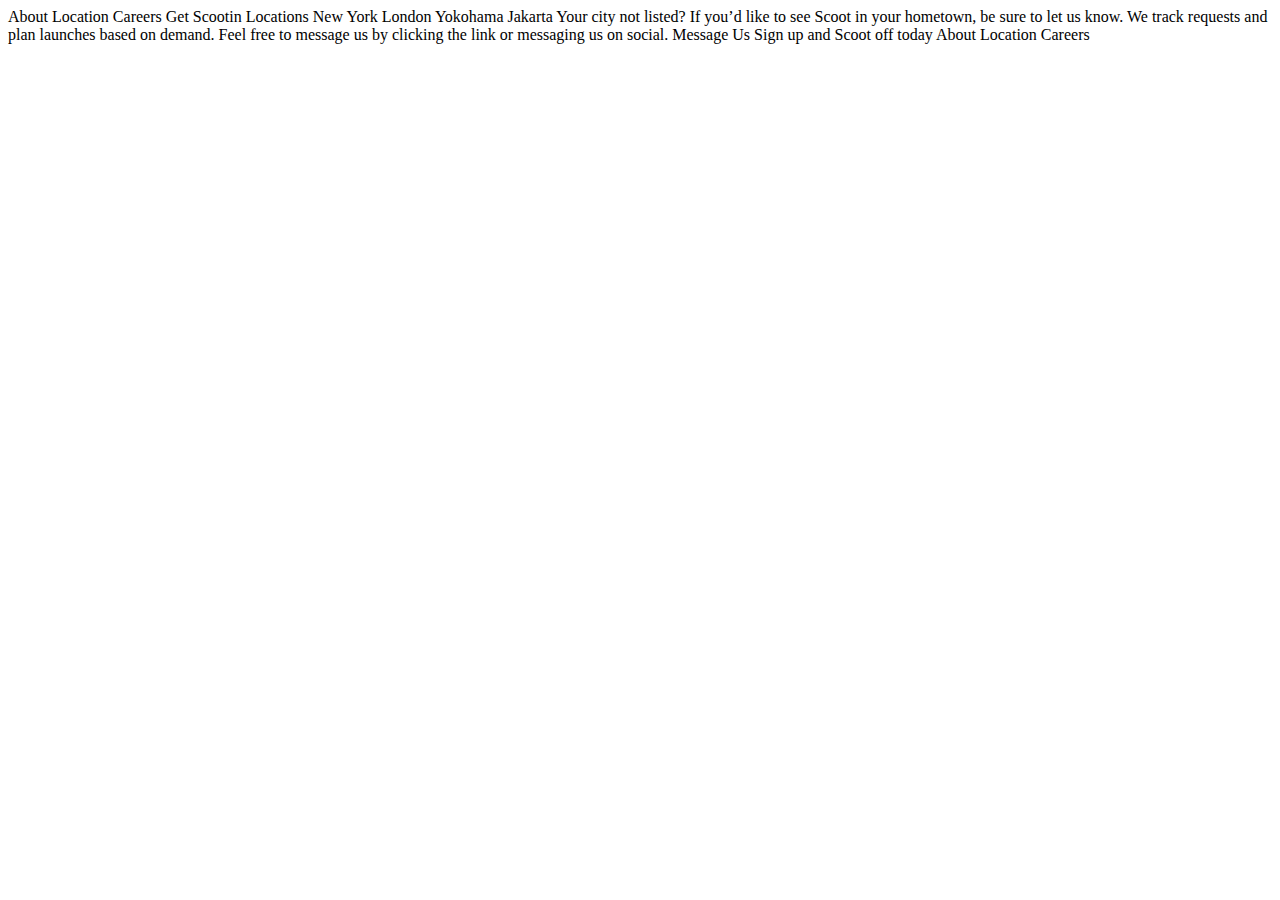
<file: starter-code/locations.html>
<!DOCTYPE html>
<html lang="en">
<head>
  <meta charset="UTF-8">
  <meta name="viewport" content="width=device-width, initial-scale=1.0">

  <link rel="icon" type="image/png" sizes="32x32" href="./images/favicon-32x32.png">
  
  <title>Frontend Mentor | Scoot</title>
</head>
<body>

  About
  Location
  Careers

  Get Scootin



  Locations



  New York
  London
  Yokohama
  Jakarta

  Your city not listed?

  If you’d like to see Scoot in your hometown, be sure to let us know. We track 
  requests and plan launches based on demand. Feel free to message us by clicking 
  the link or messaging us on social.

  Message Us

  

  Sign up and Scoot off today



  About
  Location
  Careers

</body>
</html>
</file>
<file: src/main.min.css>
@import"https://fonts.googleapis.com/css2?family=Lexend+Deca&family=Space+Mono:wght@700&display=swap";*,*::before,*::after{-webkit-box-sizing:border-box;box-sizing:border-box;margin:0;padding:0}html{scroll-behavior:smooth}ul{list-style:none}body{font-family:"Space Mono",monospace}main{padding-top:4.25rem}section{overflow-x:hidden}p{font-family:"Lexend Deca",sans-serif;font-size:.9375rem;line-height:1.5625rem;color:#939caa}img{display:block;max-width:100%}a{font-size:.9375rem;font-weight:700;color:#939caa;text-decoration:none}a:hover{color:#fcb72b}.container{padding-left:2rem;padding-right:2rem;margin-left:auto;margin-right:auto;max-width:73.375rem}.btn{display:-webkit-inline-box;display:-ms-inline-flexbox;display:inline-flex;-webkit-box-pack:center;-ms-flex-pack:center;justify-content:center;-webkit-box-align:center;-ms-flex-align:center;align-items:center;width:11.25rem;height:3.3125rem;font-size:.9375rem;color:#fff;background-color:#fcb72b;border:3px solid #fcb72b;-webkit-transition:.2s;transition:.2s}.btn:hover{color:#fcb72b;background-color:rgba(0,0,0,0)}.absolute{position:absolute}.block{display:-webkit-box;display:-ms-flexbox;display:flex;-webkit-box-orient:vertical;-webkit-box-direction:normal;-ms-flex-direction:column;flex-direction:column;-webkit-box-pack:center;-ms-flex-pack:center;justify-content:center;-webkit-box-align:center;-ms-flex-align:center;align-items:center;gap:3.5rem}.block__img-container{position:relative}.block__img{width:100%;max-width:27.8125rem;border-radius:50%}.block__circle,.block__arrow{position:absolute}.block__circle{top:0;-webkit-transform:translateX(calc(100% + 4rem));transform:translateX(calc(100% + 4rem))}.block__arrow{bottom:0;left:0}.block__article{text-align:center}.block__title{color:#495567;max-width:19.4375rem;margin-left:auto;margin-right:auto;font-size:2rem;line-height:2rem;letter-spacing:-0.089375rem}.block__description{margin:2rem auto;max-width:35.8125rem}@media(min-width: 768px){.block__title{max-width:28.5625rem;font-size:3rem;line-height:3rem;letter-spacing:-0.13375rem}.block__description{margin-top:2.5rem;margin-bottom:2.5rem}}@media(min-width: 1024px){.block{-webkit-box-orient:horizontal;-webkit-box-direction:reverse;-ms-flex-direction:row-reverse;flex-direction:row-reverse;-webkit-box-pack:justify;-ms-flex-pack:justify;justify-content:space-between}.block__img{width:27.8125rem}.block__article{text-align:left}.block__description{margin:1.5rem 0 2.5rem 0;max-width:27.8125rem}}header{position:fixed;top:0;left:0;right:0;z-index:100;background-color:#fff}header.scrolled{-webkit-box-shadow:0 2px 4px rgba(3,3,3,.13);box-shadow:0 2px 4px rgba(3,3,3,.13)}header.scrolled .nav{padding-top:.75rem;padding-bottom:.75rem}header.scrolled .nav__menu,header.scrolled .nav::before{top:2.75rem;height:calc(100vh - 2.75rem)}.nav{display:-webkit-box;display:-ms-flexbox;display:flex;-webkit-box-align:center;-ms-flex-align:center;align-items:center;padding-top:1.5rem;padding-bottom:1.5rem;position:relative;-webkit-transition:.2s;transition:.2s}.nav__menu--close,.nav__menu--open{position:absolute;display:inline-block;cursor:pointer}.nav__menu--close,.nav__desktop-nav{display:none}.nav__logo{display:-webkit-box;display:-ms-flexbox;display:flex;margin:0 auto}.nav__logo svg{width:4.71875rem;height:1.25rem}.nav.active-menu::before,.nav.active-menu .nav__menu{left:0}.nav::before{content:"";position:fixed;top:4.25rem;left:-100vw;width:100vw;height:calc(100vh - 4.25rem);background-color:rgba(0,0,0,.75);z-index:-1;-webkit-transition:.4s;transition:.4s;z-index:5}.nav__menu{position:fixed;top:4.25rem;left:-100vw;height:calc(100vh - 4.25rem);background-color:#495567;padding:4rem 2rem 1.5rem 2rem;display:-webkit-box;display:-ms-flexbox;display:flex;-webkit-box-orient:vertical;-webkit-box-direction:normal;-ms-flex-direction:column;flex-direction:column;-webkit-box-pack:justify;-ms-flex-pack:justify;justify-content:space-between;font-size:1.125rem;-webkit-transition:.4s;transition:.4s;z-index:10}.nav__list{display:grid;gap:1.5rem}.nav__link{display:block;color:#e5ecf4}@media(min-width: 768px){main{padding-top:6.3125rem}.nav{gap:3.625rem}.nav__menu--close,.nav__menu--open,.nav::before,.nav__menu{display:none !important}.nav__logo svg{width:6.6875rem;height:1.8125rem}.nav__desktop-nav{display:-webkit-box;display:-ms-flexbox;display:flex;-webkit-box-pack:justify;-ms-flex-pack:justify;justify-content:space-between;-webkit-box-align:center;-ms-flex-align:center;align-items:center;width:100%}.nav__desktop-list{display:-webkit-box;display:-ms-flexbox;display:flex;gap:2rem}}.sub-hero{background:url(./assets/images/about-hero-mobile.jpg) no-repeat center center/cover;height:10rem;max-width:1440px;margin:0 auto}.sub-hero__container{display:-webkit-box;display:-ms-flexbox;display:flex;-webkit-box-pack:center;-ms-flex-pack:center;justify-content:center;-webkit-box-align:center;-ms-flex-align:center;align-items:center;height:100%}.sub-hero__title{font-size:2.5rem;line-height:3rem;letter-spacing:-0.111875rem;color:#fff}@media(min-width: 768px){.sub-hero{background-image:url(./assets/images/about-hero-tablet.jpg);height:12.5rem;position:relative}.sub-hero::before{content:"";background:url(./assets/patterns/white-circles.svg) no-repeat;width:14.625rem;height:3.9375rem;position:absolute;top:50%;right:-2rem;-webkit-transform:translateY(-50%);transform:translateY(-50%)}.sub-hero__container{-webkit-box-pack:start;-ms-flex-pack:start;justify-content:start}.sub-hero__title{padding-left:4.0625rem}}@media(min-width: 1024px){.sub-hero{background-image:url(./assets/images/about-hero-desktop.jpg)}.sub-hero__title{padding-left:0}}.our{margin-top:7.5rem;color:#495567;text-align:center}.our__title{font-size:2rem;line-height:2rem;letter-spacing:-0.089375rem;margin-bottom:4.25rem}.our__container{display:grid;row-gap:3.5rem}.our__img-container{display:-webkit-box;display:-ms-flexbox;display:flex;-webkit-box-orient:vertical;-webkit-box-direction:normal;-ms-flex-direction:column;flex-direction:column;-webkit-box-align:center;-ms-flex-align:center;align-items:center;position:relative;height:295px;margin-bottom:1rem}.our__img{border-radius:50%}.our__number{font-size:1.5rem;line-height:1.75rem;letter-spacing:-0.066875rem;display:inline-block;padding:2.125rem;border-radius:50%;background-color:#fcb72b;position:absolute;bottom:0;left:50%;-webkit-transform:translateX(-50%);transform:translateX(-50%)}.our__sub-title{margin-bottom:1.6875rem}.our__description{max-width:28.5625rem;margin:0 auto}@media(min-width: 768px){.our__title{font-size:3rem;line-height:3rem;letter-spacing:-0.13375rem;margin-bottom:6.875rem}.our__img-container{margin-bottom:2rem}}@media(min-width: 1024px){.our__container{grid-template-columns:repeat(3, 1fr);-webkit-column-gap:1.875rem;-moz-column-gap:1.875rem;column-gap:1.875rem}}.hero{background:url(./assets/images/home-hero-desktop.jpg) no-repeat top 0 right 0;height:40.625rem;position:relative;padding-top:7.1875rem;text-align:center;color:#fff}.hero__title,.hero__description{max-width:27.8125rem;margin-left:auto;margin-right:auto}.hero__title{font-size:2.5rem;line-height:2.5rem;letter-spacing:-0.111875rem}.hero__description{font-size:.9375rem;line-height:1.5625rem;margin-top:1.5rem;margin-bottom:2.125rem;color:#fff}.hero__pattern-right-arrow{bottom:30px;left:-327px}.hero__pattern-line,.hero__pattern-circles{display:none}@media(min-width: 768px){.hero{padding-top:8.5625rem}.hero__title,.hero__description{max-width:35.8125rem}.hero__title{font-size:3.5rem;line-height:3.5rem;letter-spacing:-0.15625rem}.hero__pattern-right-arrow{bottom:30px;left:-142px}.hero__pattern-circles{display:block;bottom:45px;right:-31px}}@media(min-width: 1024px){.hero{max-width:90rem;margin-left:auto;margin-right:auto;overflow:hidden;padding-top:9.5625rem;text-align:left}.hero__title{margin:0}.hero__description,.hero .btn{margin-left:5.8125rem}.hero__description{max-width:25.3125rem;position:relative}.hero__pattern-line{display:block;top:50%;left:-57px;-webkit-transform:translate(-100%, -50%);transform:translate(-100%, -50%)}.hero__pattern-right-arrow{bottom:60px;left:auto;right:220px}.hero__pattern-circles{display:block;bottom:75px;right:-31px}}@media(min-width: 1440px){.hero__pattern-right-arrow{bottom:157px;right:288px}.hero__pattern-circles{bottom:164.5px;right:-48px}.hero__description{margin-top:2.5rem;margin-bottom:2.5rem}}.procedure{padding-top:7.5rem}.procedure__grey-line-pattern{display:none}.procedure__container{display:grid;row-gap:3rem}.procedure__content,.procedure__info{display:-webkit-box;display:-ms-flexbox;display:flex;-webkit-box-orient:vertical;-webkit-box-direction:normal;-ms-flex-direction:column;flex-direction:column;-webkit-box-align:center;-ms-flex-align:center;align-items:center;gap:1.5rem}.procedure__img{width:3.5rem}.procedure__title{color:#495567;font-size:1.25rem;line-height:1.75rem;letter-spacing:-0.055625rem}.procedure__description{color:#939caa;text-align:center;max-width:24.875rem}@media(min-width: 768px){.procedure .pattern-holder{position:relative}.procedure__grey-line-pattern{display:block;width:15px;height:513px;background-color:#e5ecf4;top:0;left:50%;-webkit-transform:translate(-50%, -90%);transform:translate(-50%, -90%);z-index:-1}.procedure__container{row-gap:2.5rem}.procedure__content{-webkit-box-orient:horizontal;-webkit-box-direction:normal;-ms-flex-direction:row;flex-direction:row;-webkit-box-pack:center;-ms-flex-pack:center;justify-content:center;-webkit-box-align:start;-ms-flex-align:start;align-items:start;gap:4.9375rem}.procedure__img{width:6rem}.procedure__info{-webkit-box-align:start;-ms-flex-align:start;align-items:start}.procedure__title{font-size:1.5rem;line-height:1.75rem;letter-spacing:-0.066875rem}.procedure__description{text-align:left}}@media(min-width: 1024px){.procedure__grey-line-pattern{width:974px;height:15px;top:50%;left:0;-webkit-transform:translate(-96%, -50%);transform:translate(-96%, -50%);z-index:-1}.procedure__container{grid-template-columns:repeat(3, auto);gap:1.875rem}.procedure__content{-webkit-box-orient:vertical;-webkit-box-direction:normal;-ms-flex-direction:column;flex-direction:column;gap:2.5rem}}.learn-more{max-width:1440px;margin:7.5rem auto}.learn-more__container{display:grid;row-gap:7.5rem}.learn-more .block:nth-of-type(2) .block__circle{-webkit-transform:translateX(calc(-100% - 4rem));transform:translateX(calc(-100% - 4rem))}.learn-more .block:nth-of-type(2) .block__arrow{bottom:auto;top:0;-webkit-transform:translateX(-62%);transform:translateX(-62%)}.learn-more .block:nth-of-type(3) .block__arrow{bottom:auto;top:0;-webkit-transform:translateX(17%);transform:translateX(17%)}@media(min-width: 768px){.learn-more{margin-top:6.5rem;margin-bottom:6.5rem}.learn-more .block:nth-of-type(3) .block__arrow{-webkit-transform:translateX(29%);transform:translateX(29%)}}@media(min-width: 1024px){.learn-more{margin-top:12.5rem;margin-bottom:12.5rem}.learn-more__container{row-gap:10rem}.learn-more .block:nth-of-type(1) .block__arrow{-webkit-transform:translateX(-8.125rem);transform:translateX(-8.125rem)}.learn-more .block:nth-of-type(2){-webkit-box-orient:horizontal;-webkit-box-direction:normal;-ms-flex-direction:row;flex-direction:row}.learn-more .block:nth-of-type(2) .block__arrow{-webkit-transform:translateX(-58%);transform:translateX(-58%)}}.about-info{max-width:1440px;padding-top:4.5rem;margin-left:auto;margin-right:auto;overflow:hidden}.about-info__container{display:grid;row-gap:7.5rem}.about-info .block:nth-of-type(1) .block__arrow{bottom:2rem;left:0}.about-info .block:nth-of-type(2) .block__arrow{bottom:auto;top:0;left:-8.4375rem}.about-info .block:nth-of-type(2) .block__circle{-webkit-transform:translateX(calc(-100% - 4rem));transform:translateX(calc(-100% - 4rem))}@media(min-width: 768px){.about-info .block:nth-of-type(1) .block__arrow{left:-8.125rem}.about-info .block:nth-of-type(2) .block__arrow{bottom:auto;top:0;left:-16.25rem}}@media(min-width: 1024px){.about-info .block:nth-of-type(2){-webkit-box-orient:horizontal;-webkit-box-direction:normal;-ms-flex-direction:row;flex-direction:row}}.faqs{margin:7.5rem 0;color:#495567}.faqs__title{font-size:2rem;line-height:2rem;letter-spacing:-0.089375rem;margin-bottom:3rem;text-align:center}.faqs .container,.faqs__category,.faqs__category-body{display:grid}.faqs .container{gap:3rem}.faqs__category{gap:2rem}.faqs__category-title{font-size:1.5rem;line-height:1.75rem;letter-spacing:-0.066875rem;text-align:center}.faqs__category-body{gap:1rem}.faq.active .faq__answer{display:grid}.faq.active .faq__arrow{-webkit-transform:rotate(0);transform:rotate(0)}.faq{display:grid;row-gap:1.5rem;padding:2rem;background-color:#f2f5f9;cursor:pointer}.faq:hover{background-color:#fff4df}.faq__qa-container{display:-webkit-box;display:-ms-flexbox;display:flex;-webkit-box-align:center;-ms-flex-align:center;align-items:center;-webkit-box-pack:justify;-ms-flex-pack:justify;justify-content:space-between;gap:.5rem}.faq__question{font-size:1.125rem;line-height:1.5rem;letter-spacing:-0.05rem}.faq__arrow{-webkit-transform:rotate(180deg);transform:rotate(180deg)}.faq__answer{display:none;color:#495567}@media(min-width: 768px){.faqs__title{font-size:2.5rem;line-height:3rem;letter-spacing:-0.111875rem;margin-bottom:4rem}.faqs .container{gap:4rem}.faqs__category-title{font-size:2.5rem;line-height:3rem;letter-spacing:-0.111875rem}.faqs__category-body{gap:1.5rem}.faq__question{font-size:1.5rem;line-height:1.75rem;letter-spacing:-0.066875rem}}@media(min-width: 1024px){.faqs__category{grid-template-columns:30% auto}.faqs__category-title{text-align:left}}.map{margin-top:4.5rem}.map__container{display:grid;row-gap:1rem}.map__img{background:url(./assets/images/world-map-mobile.png) no-repeat center center/cover;height:9.5rem}.map__img,.map__countries{width:19.4375rem;margin:0 auto}.map__countries{display:grid;place-items:center;font-size:1.5rem;line-height:1.75rem;letter-spacing:-0.066875rem;height:4.5rem;color:#495567;background-color:#fff4df}@media(min-width: 768px){.map{margin-top:9rem}.map__container{position:relative;width:43.0625rem;margin:0 auto}.map__img{background-image:url(./assets/images/world-map-tablet.png);width:100%;height:21.0625rem}.map__countries{position:absolute;width:7.5rem;height:2rem;font-size:.8125rem;line-height:1.75rem;letter-spacing:-0.03625rem;background-color:#fcb72b}.map__countries::before{content:"";background-color:red;height:.75rem;width:.75rem;position:absolute;bottom:0;-webkit-transform:translateY(50%) rotate(45deg);transform:translateY(50%) rotate(45deg);background-color:#fcb72b}.map__new-york{top:52px;left:98px}.map__london{top:25px;left:243px}.map__jakarta{bottom:128px;right:89px}.map__yokohama{top:65px;right:39px}}@media(min-width: 1165px){.map__container{position:relative;width:100%;margin:0 auto}.map__img{background-image:url(./assets/images/world-map-desktop.png);height:33.9375rem}.map__countries{width:11.8125rem;height:4.5rem;font-size:1.5rem;line-height:1.75rem;letter-spacing:-0.066875rem}.map__countries::before{height:1.5rem;width:1.5rem}.map__new-york{top:71.44px;left:147px}.map__london{top:18px;left:393px}.map__jakarta{bottom:219.81px;right:142px}.map__yokohama{top:78px;right:65px}}.message{margin-top:4rem;margin-bottom:7.5rem;text-align:center;overflow:hidden}.message__title,.message__description{margin-left:auto;margin-right:auto}.message__title{font-size:2rem;line-height:2rem;letter-spacing:-0.089375rem;color:#495567;max-width:19.4375rem}.message__description{margin-top:2rem;margin-bottom:2rem;max-width:35.8125rem}.message__btn{cursor:pointer}@media(min-width: 768px){.message{margin-top:4.5rem;margin-bottom:4.5rem}.message__title{font-size:3rem;line-height:3rem;letter-spacing:-0.13375rem}.message__description{margin-top:2.5rem;margin-bottom:2.5rem}}@media(min-width: 1024px){.message{margin-top:7.625rem;margin-bottom:7.625rem;display:-webkit-box;display:-ms-flexbox;display:flex;-webkit-box-pack:justify;-ms-flex-pack:justify;justify-content:space-between;-webkit-box-align:center;-ms-flex-align:center;align-items:center;text-align:left}.message__title,.message__description{margin:0}.message__description{max-width:27.8125rem}}.join{max-width:1440px;margin:4.5rem auto 0}.join .btn{cursor:pointer}@media(min-width: 768px){.join{margin-top:9rem}.join .block__arrow{left:-120px}}@media(min-width: 1024px){.join{margin-top:7.5rem}}.careers{margin-top:9.0625rem;margin-bottom:7.5rem}.careers .container{display:grid;gap:1rem}.careers__position{display:-webkit-box;display:-ms-flexbox;display:flex;-webkit-box-orient:vertical;-webkit-box-direction:normal;-ms-flex-direction:column;flex-direction:column;-webkit-box-pack:center;-ms-flex-pack:center;justify-content:center;-webkit-box-align:center;-ms-flex-align:center;align-items:center;gap:1rem;background-color:#f2f5f9;padding:2rem;width:19.4375rem;margin-left:auto;margin-right:auto;text-align:center}.careers__position__title{color:#495567;font-size:1.125rem;line-height:1.5rem;letter-spacing:-0.05rem;margin-bottom:.25rem}.careers__position__location{color:#495567}.careers .btn{width:15.4375rem;height:3.3125rem;cursor:pointer}@media(min-width: 768px){.careers{margin-top:7.5rem}.careers__position{width:100%;-webkit-box-orient:horizontal;-webkit-box-direction:normal;-ms-flex-direction:row;flex-direction:row;-webkit-box-pack:justify;-ms-flex-pack:justify;justify-content:space-between;text-align:left;padding-left:3rem;padding-right:3rem}.careers__position__title{font-size:1.5rem;line-height:1.75rem;letter-spacing:-0.066875rem;margin-bottom:.5rem}.careers .btn{width:11.25rem;height:3.3125rem}}@media(min-width: 1024px){.careers{margin-bottom:10rem}.careers .container{gap:1.5rem}}.app-download{background-color:#495567;position:relative;overflow:hidden;padding-top:5.5rem;padding-bottom:5.5rem;z-index:1}.app-download__circles{position:absolute;bottom:0;right:-10.84375rem;z-index:-1}.app-download__container{display:-webkit-box;display:-ms-flexbox;display:flex;-webkit-box-orient:vertical;-webkit-box-direction:normal;-ms-flex-direction:column;flex-direction:column;gap:2.5rem}.app-download__title{font-size:2rem;line-height:2rem;letter-spacing:-0.089375rem;color:#fff;text-align:center;max-width:18.8125rem;margin-left:auto;margin-right:auto}.app-download__download-methods{display:-webkit-box;display:-ms-flexbox;display:flex;-webkit-box-pack:center;-ms-flex-pack:center;justify-content:center;gap:.8125rem}.app-download__appstore,.app-download__googleplay{cursor:pointer}.app-download__appstore{width:7.098125rem;height:2.5rem}.app-download__googleplay{width:8.125rem;height:2.5rem}@media(min-width: 768px){.app-download{padding-top:3.875rem;padding-bottom:3.875rem}.app-download__title{font-size:3rem;line-height:3rem;letter-spacing:-0.13375rem;max-width:28.5625rem}}@media(min-width: 1024px){.app-download{padding-top:6.375rem;padding-bottom:6.375rem}.app-download__container{-webkit-box-orient:horizontal;-webkit-box-direction:normal;-ms-flex-direction:row;flex-direction:row;-webkit-box-pack:justify;-ms-flex-pack:justify;justify-content:space-between;-webkit-box-align:center;-ms-flex-align:center;align-items:center}.app-download__title{margin:0;text-align:left}.app-download__appstore,.app-download__googleplay{width:auto;height:auto}}.footer{background-color:#333a44;padding-top:4rem;padding-bottom:5.5rem}.footer__logo{display:-webkit-box;display:-ms-flexbox;display:flex}.footer__logo:hover path{fill:#fcb72b}.footer__container,.footer__nav-list{display:-webkit-box;display:-ms-flexbox;display:flex;-webkit-box-orient:vertical;-webkit-box-direction:normal;-ms-flex-direction:column;flex-direction:column;-webkit-box-align:center;-ms-flex-align:center;align-items:center}.footer__nav-list{margin-top:2.5625rem;margin-bottom:5.3125rem;gap:1rem}.footer__social{display:-webkit-box;display:-ms-flexbox;display:flex;-webkit-box-align:center;-ms-flex-align:center;align-items:center;gap:1.5rem}.footer__social-link{display:-webkit-box;display:-ms-flexbox;display:flex}.footer__social-link:hover path{fill:#e5ecf4}@media(min-width: 768px){.footer{padding-top:2.1875rem;padding-bottom:2rem}.footer__container,.footer__nav-list{-webkit-box-orient:horizontal;-webkit-box-direction:normal;-ms-flex-direction:row;flex-direction:row}.footer__nav-list{margin:0 auto 0 3.625rem}}
</file>
